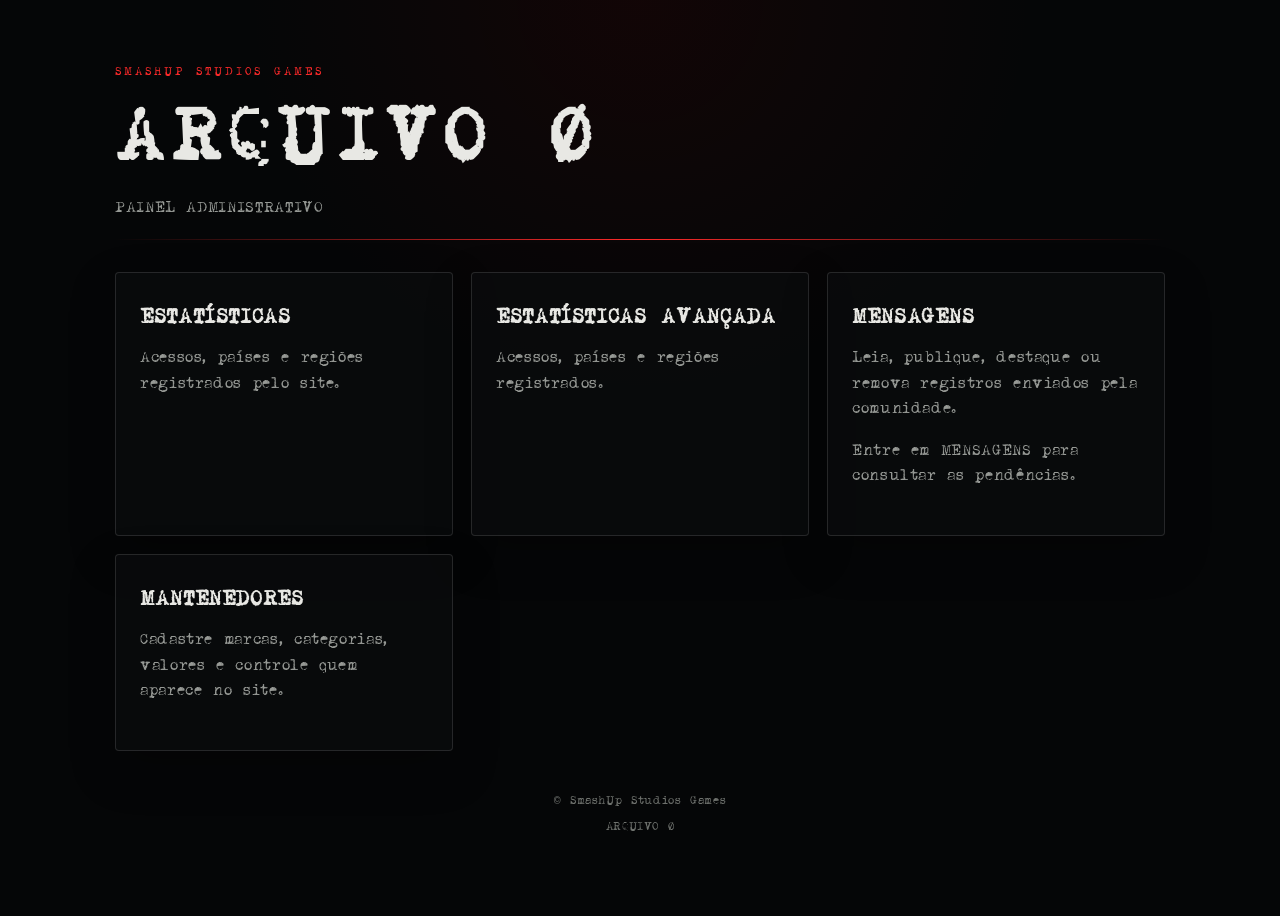
<file: admin/index.html>
<!doctype html>
<html lang="pt-BR">

<head>
    <meta charset="utf-8">
    <meta name="viewport" content="width=device-width,initial-scale=1">
    <title>ARQUIVO Ø | Painel Administrativo</title>
    <link rel="stylesheet" href="admin.css">

    <link rel="icon" type="image/png" href="../assets/favicon2.png">
</head>

<body>
    <main class="wrap">
        <p class="eyebrow">SMASHUP STUDIOS GAMES</p>
        <h1 class="brand">ARQUIVO Ø</h1>
        <p class="muted">PAINEL ADMINISTRATIVO</p>
        <div class="red-line"></div>
        <section class="grid">
            <a class="card" href="estatisticas.html">
                <h2>ESTATÍSTICAS</h2>
                <p>Acessos, países e regiões registrados pelo site.</p>
            </a>
            <a class="card" href="../estatisticas.html">
                <h2>ESTATÍSTICAS AVANÇADA</h2>
                <p>Acessos, países e regiões registrados.</p>
            </a>
            <a class="card" href="mensagens.html">
                <h2>MENSAGENS</h2>
                <p>Leia, publique, destaque ou remova registros enviados pela comunidade.</p>
                <p id="status" class="status"></p>
            </a>
            <a class="card" href="mantenedores.html">
                <h2>MANTENEDORES</h2>
                <p>Cadastre marcas, categorias, valores e controle quem aparece no site.</p>
            </a>
        </section>
        <!-- <div class="actions" style="margin-top:28px"><a class="btn" href="../index.html">VOLTAR AO SITE</a></div> -->
        <!-- <p class="footer">ARQUIVO Ø · ADMINISTRAÇÃO</p> -->

        <footer class="footer">
            <p><span>© <span id="year"></span> SmashUp Studios Games</span></p>
            <p><span>ARQUIVO Ø</span></p>
        </footer>

    </main>
    <script src="admin.js"></script>
    <script src="status_mensagens.js"></script>
</body>

</html>
</file>
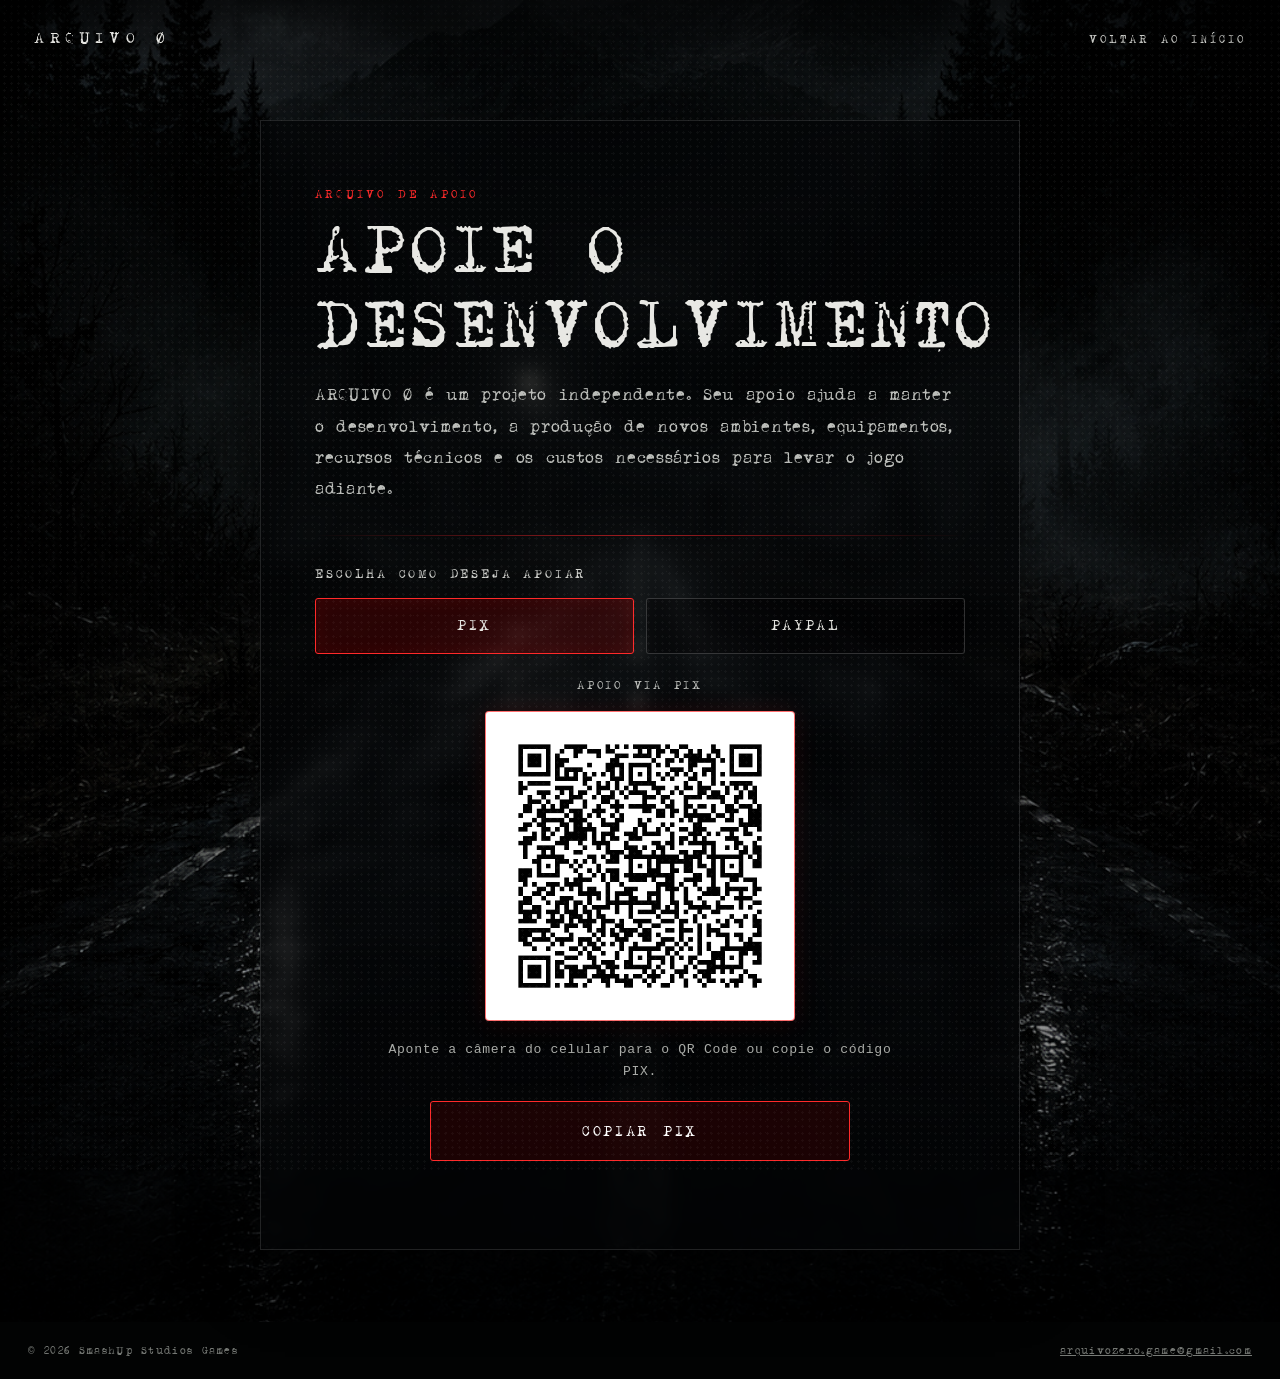
<file: apoiar.html>
<!doctype html>
<html lang="pt-BR">
<head>
  <meta charset="utf-8">
  <meta name="viewport" content="width=device-width,initial-scale=1">
  <meta name="theme-color" content="#050607">
  <title>Apoiar o projeto | ARQUIVO Ø</title>
  <meta name="description" content="Apoie o desenvolvimento independente de ARQUIVO Ø.">
  <link rel="stylesheet" href="style.css">
  <link rel="stylesheet" href="apoio.css">

  <link rel="icon" type="image/png" href="assets/favicon2.png">
</head>

<body class="support-page">
  <div class="shade" aria-hidden="true"></div>
  <div class="scanlines" aria-hidden="true"></div>
  <div class="grain" aria-hidden="true"></div>

  <header class="site-header">
    <a class="brand" href="index.html">ARQUIVO Ø</a>
    <nav class="support-nav" aria-label="Navegação">
      <a href="index.html">VOLTAR AO INÍCIO</a>
    </nav>
  </header>

  <main class="support-main">
    <section class="support-card" aria-labelledby="support-title">
      <p class="section-label">ARQUIVO DE APOIO</p>
      <h1 id="support-title">APOIE O DESENVOLVIMENTO</h1>

      <p class="support-intro">
        ARQUIVO Ø é um projeto independente. Seu apoio ajuda a manter
        o desenvolvimento, a produção de novos ambientes, equipamentos,
        recursos técnicos e os custos necessários para levar o jogo adiante.
      </p>

      <div class="support-divider"></div>

      <div class="payment-methods">
        <p class="payment-method-title">ESCOLHA COMO DESEJA APOIAR</p>
        <div class="payment-tabs" role="tablist">
          <button id="pixTab" class="payment-tab selected" type="button" role="tab" aria-selected="true">PIX</button>
          <button id="paypalTab" class="payment-tab" type="button" role="tab" aria-selected="false">PAYPAL</button>
        </div>
        <section id="pixPanel" class="payment-panel pix-panel" role="tabpanel">
          <p class="pix-title">APOIO VIA PIX</p>
          <div class="pix-qr-frame">
            <img src="assets/nu-qrcode-arquivozero-pix.png" class="pix-qrcode" alt="QR Code PIX para apoiar o desenvolvimento do ARQUIVO Ø">
          </div>
          <p class="pix-instruction">Aponte a câmera do celular para o QR Code ou copie o código PIX.</p>
          <button id="copyPixButton" class="pix-copy-button" type="button">COPIAR PIX</button>
          <p id="pixStatus" class="pix-status" aria-live="polite"></p>
        </section>
        <section id="paypalPanel" class="payment-panel" role="tabpanel" hidden>
      <fieldset class="amount-fieldset">
        <legend>ESCOLHA O VALOR DO APOIO</legend>

        <div class="amount-grid" role="group" aria-label="Valores sugeridos">
          <button type="button" class="amount-button" data-value="5">US$ 5</button>
          <button type="button" class="amount-button" data-value="10">US$ 10</button>
          <button type="button" class="amount-button" data-value="25">US$ 25</button>
          <button type="button" class="amount-button" data-value="50">US$ 50</button>
          <button type="button" class="amount-button" data-value="100">US$ 100</button>
          <button type="button" class="amount-button" data-value="custom">OUTRO</button>
        </div>

        <div class="custom-amount" hidden>
          <label for="customValue">OUTRO VALOR (US$)</label>
          <input
            id="customValue"
            name="customValue"
            type="number"
            min="1"
            step="1"
            inputmode="decimal"
            placeholder="Digite o valor">
        </div>
      </fieldset>

      <div class="support-summary" aria-live="polite">
        <span>SEU APOIO</span>
        <strong id="selectedAmount">Selecione um valor</strong>
      </div>

      <button id="paypalButton" class="paypal-button" type="button" disabled>
        CONTINUAR COM PAYPAL
      </button>

      <p id="paymentStatus" class="payment-status" aria-live="polite"></p>

      <p class="payment-note">
        O pagamento será concluído no ambiente do PayPal.
        O site do ARQUIVO Ø não solicita nem armazena dados de cartão.
      </p>
        </section>
      </div>
    </section>
  </main>

  <footer class="footer">
    <span>© <span id="year"></span> SmashUp Studios Games</span>
    <a href="mailto:arquivozero.game@gmail.com">arquivozero.game@gmail.com</a>
  </footer>

  <script src="apoio.js"></script>
</body>
</html>
</file>
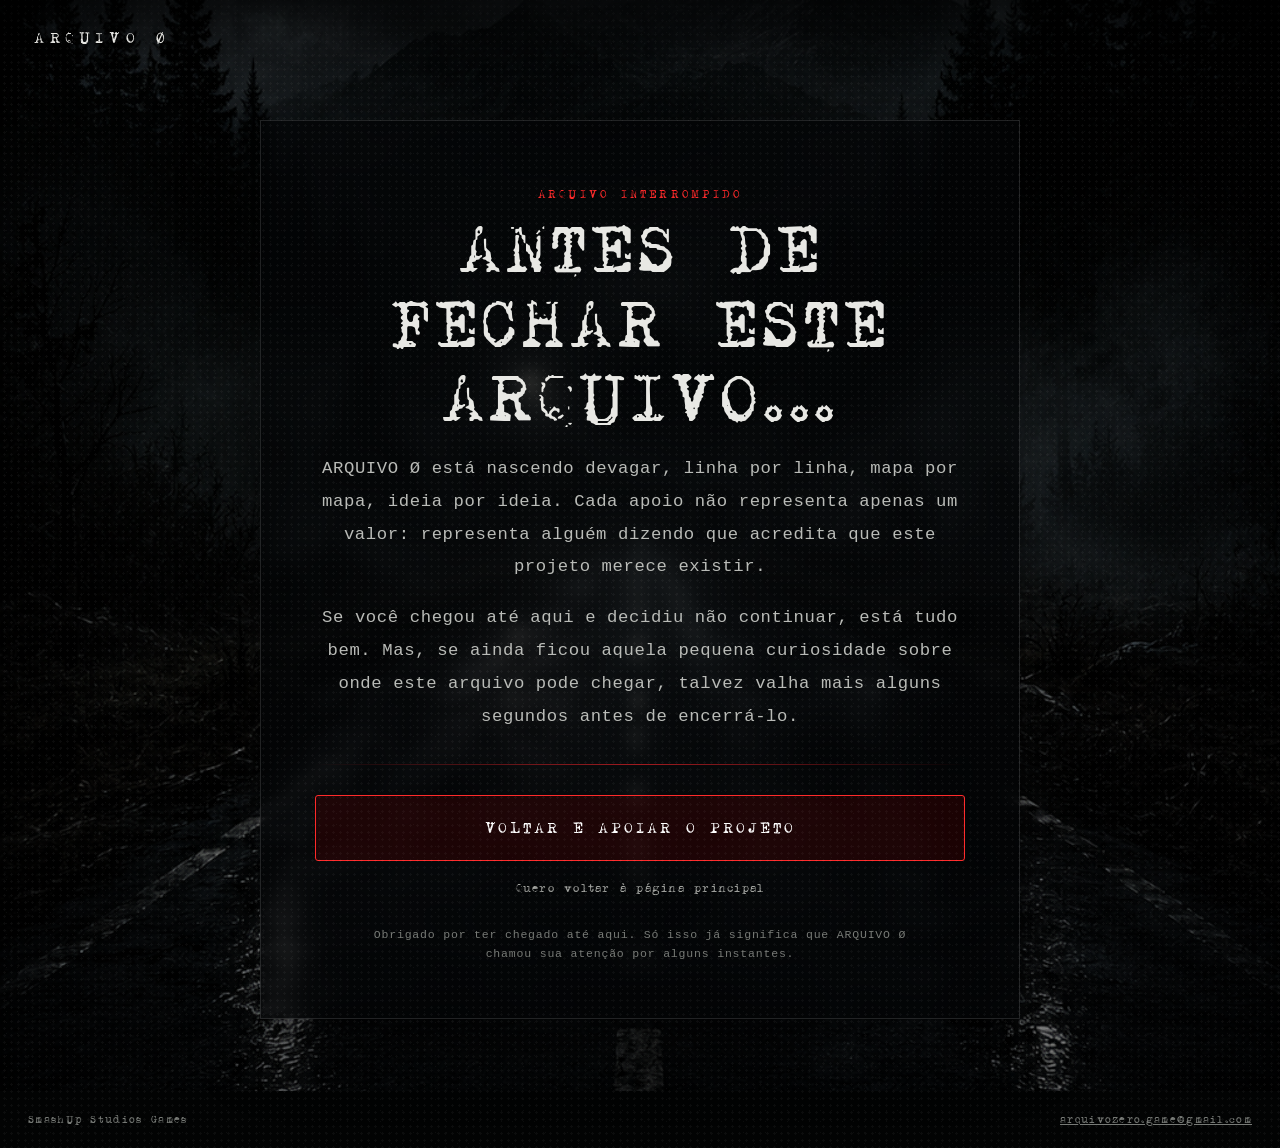
<file: cancelar.html>
<!doctype html>
<html lang="pt-BR">
<head>
  <meta charset="utf-8">
  <meta name="viewport" content="width=device-width,initial-scale=1">
  <meta name="theme-color" content="#050607">
  <title>Antes de fechar o arquivo | ARQUIVO Ø</title>
  <meta name="description" content="Antes de encerrar o apoio ao ARQUIVO Ø, conheça um pouco mais sobre o que seu gesto representa.">
  <link rel="stylesheet" href="style.css">
  <link rel="stylesheet" href="apoio.css">
  
  <link rel="icon" type="image/png" href="assets/favicon2.png">
</head>

<body class="support-page cancel-page">
  <div class="shade" aria-hidden="true"></div>
  <div class="scanlines" aria-hidden="true"></div>
  <div class="grain" aria-hidden="true"></div>

  <header class="site-header">
    <a class="brand" href="index.html">ARQUIVO Ø</a>
  </header>

  <main class="support-main">
    <section class="support-card cancel-card" aria-labelledby="cancel-title">
      <p class="section-label">ARQUIVO INTERROMPIDO</p>
      <h1 id="cancel-title">ANTES DE FECHAR ESTE ARQUIVO...</h1>

      <p class="cancel-message">
        ARQUIVO Ø está nascendo devagar, linha por linha, mapa por mapa,
        ideia por ideia. Cada apoio não representa apenas um valor:
        representa alguém dizendo que acredita que este projeto merece existir.
      </p>

      <p class="cancel-message">
        Se você chegou até aqui e decidiu não continuar, está tudo bem.
        Mas, se ainda ficou aquela pequena curiosidade sobre onde este arquivo
        pode chegar, talvez valha mais alguns segundos antes de encerrá-lo.
      </p>

      <div class="support-divider"></div>

      <a class="paypal-button reconsider-button" href="apoiar.html">
        VOLTAR E APOIAR O PROJETO
      </a>

      <a class="leave-link" href="index.html">
        Quero voltar à página principal
      </a>

      <p class="cancel-footnote">
        Obrigado por ter chegado até aqui. Só isso já significa que ARQUIVO Ø
        chamou sua atenção por alguns instantes.
      </p>
    </section>
  </main>

  <footer class="footer">
    <span>SmashUp Studios Games</span>
    <a href="mailto:arquivozero.game@gmail.com">arquivozero.game@gmail.com</a>
  </footer>
</body>
</html>
</file>
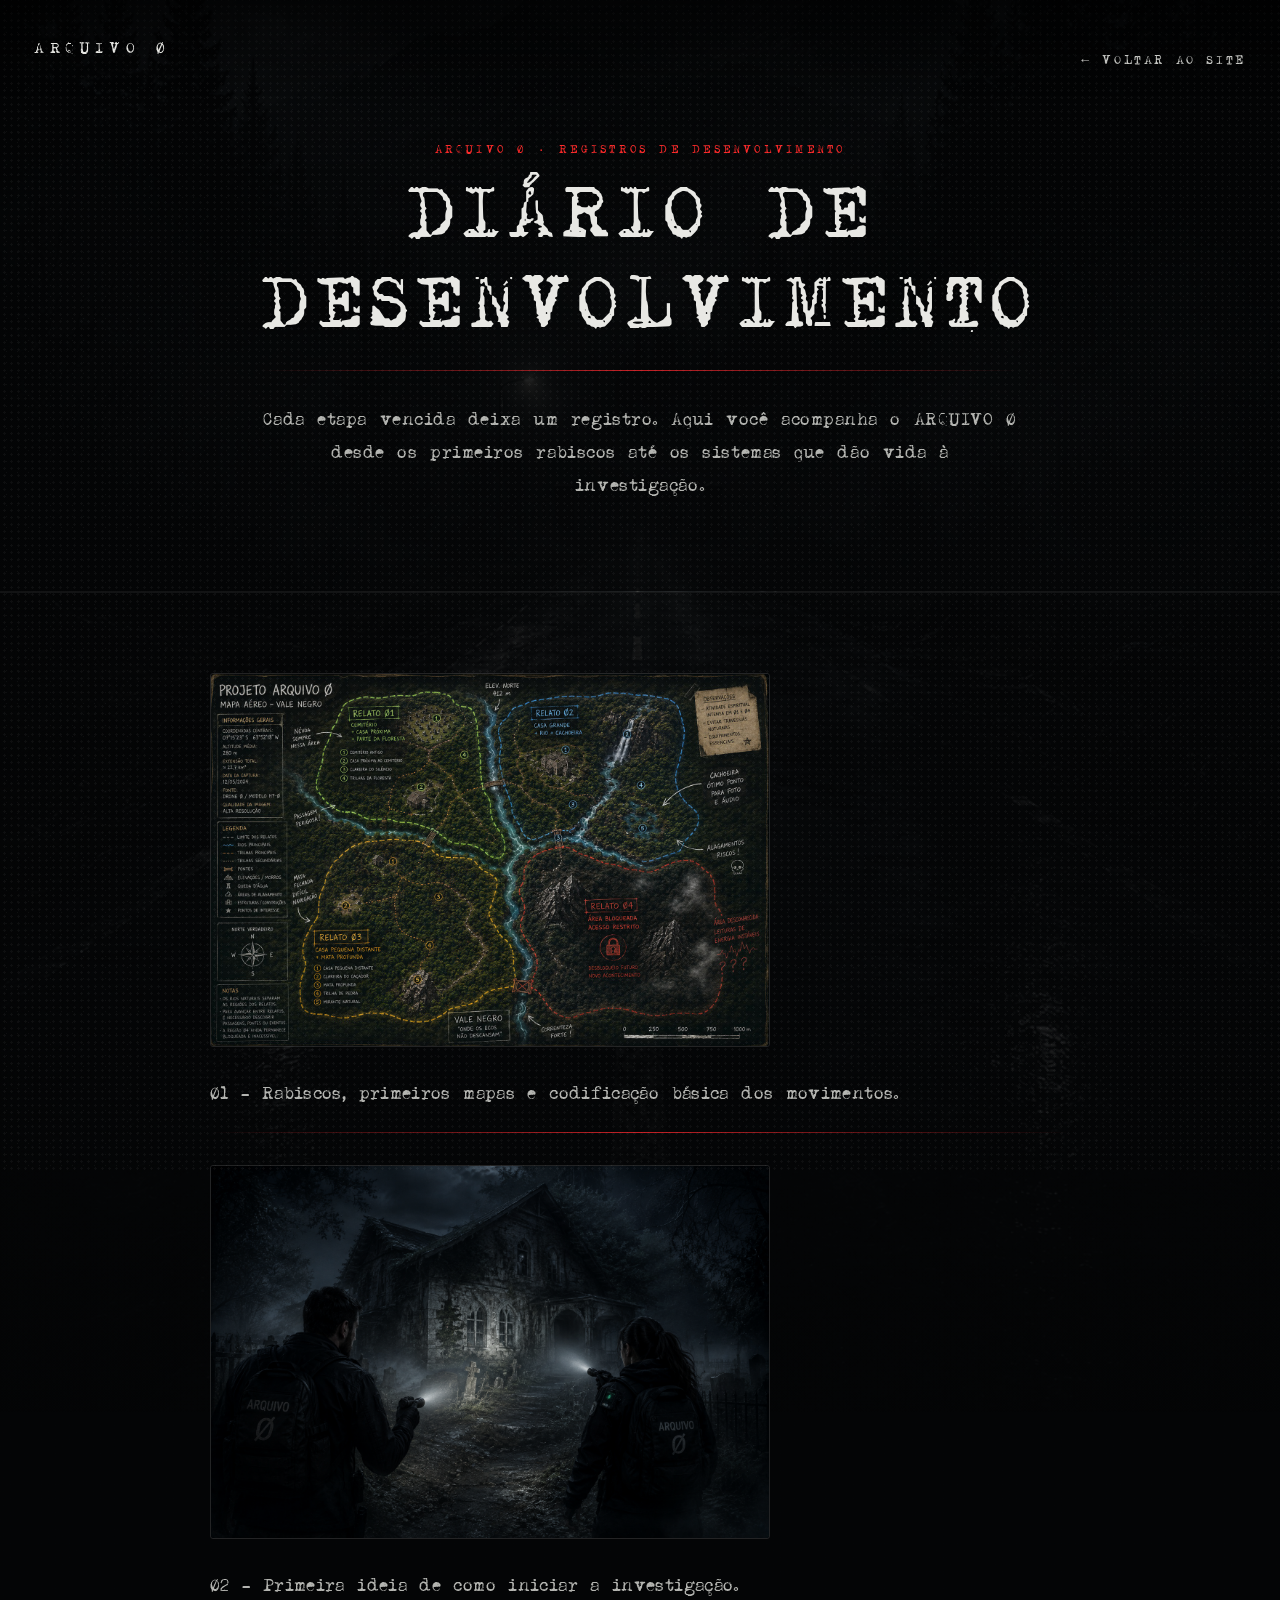
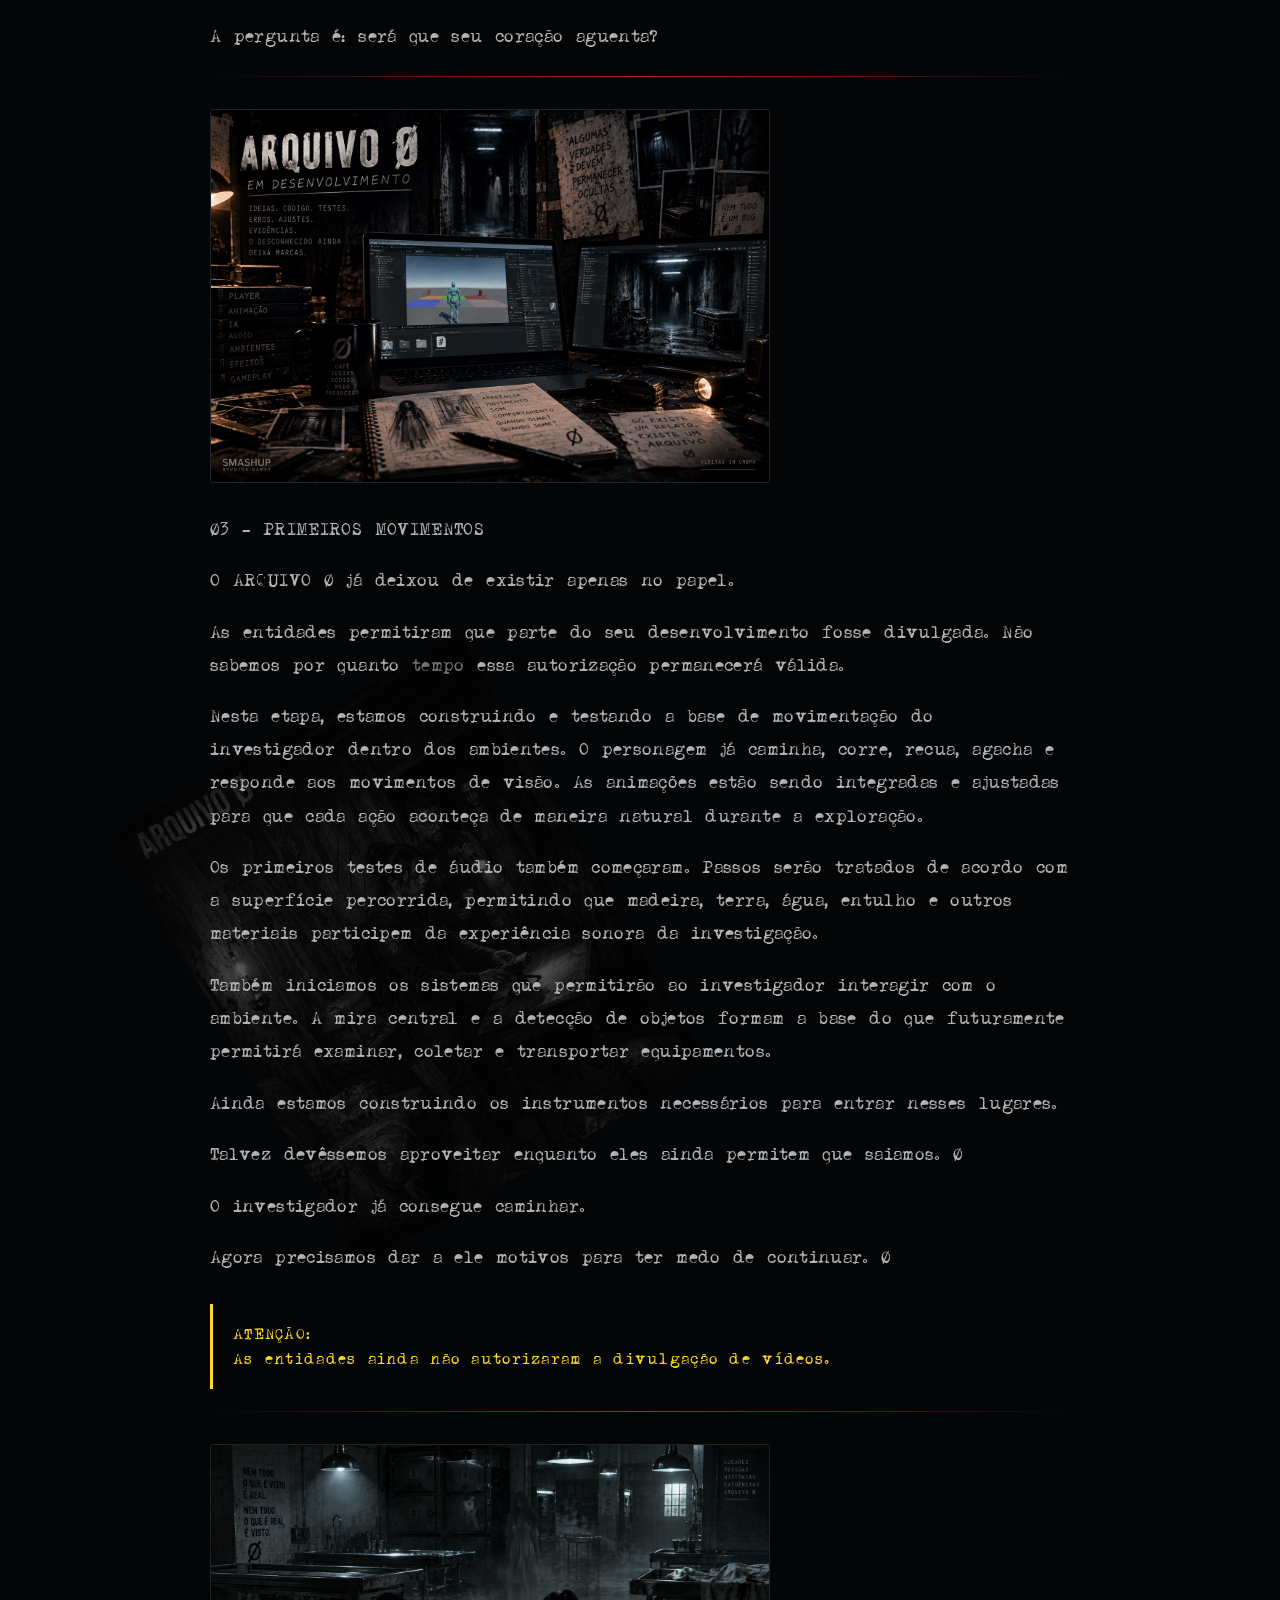
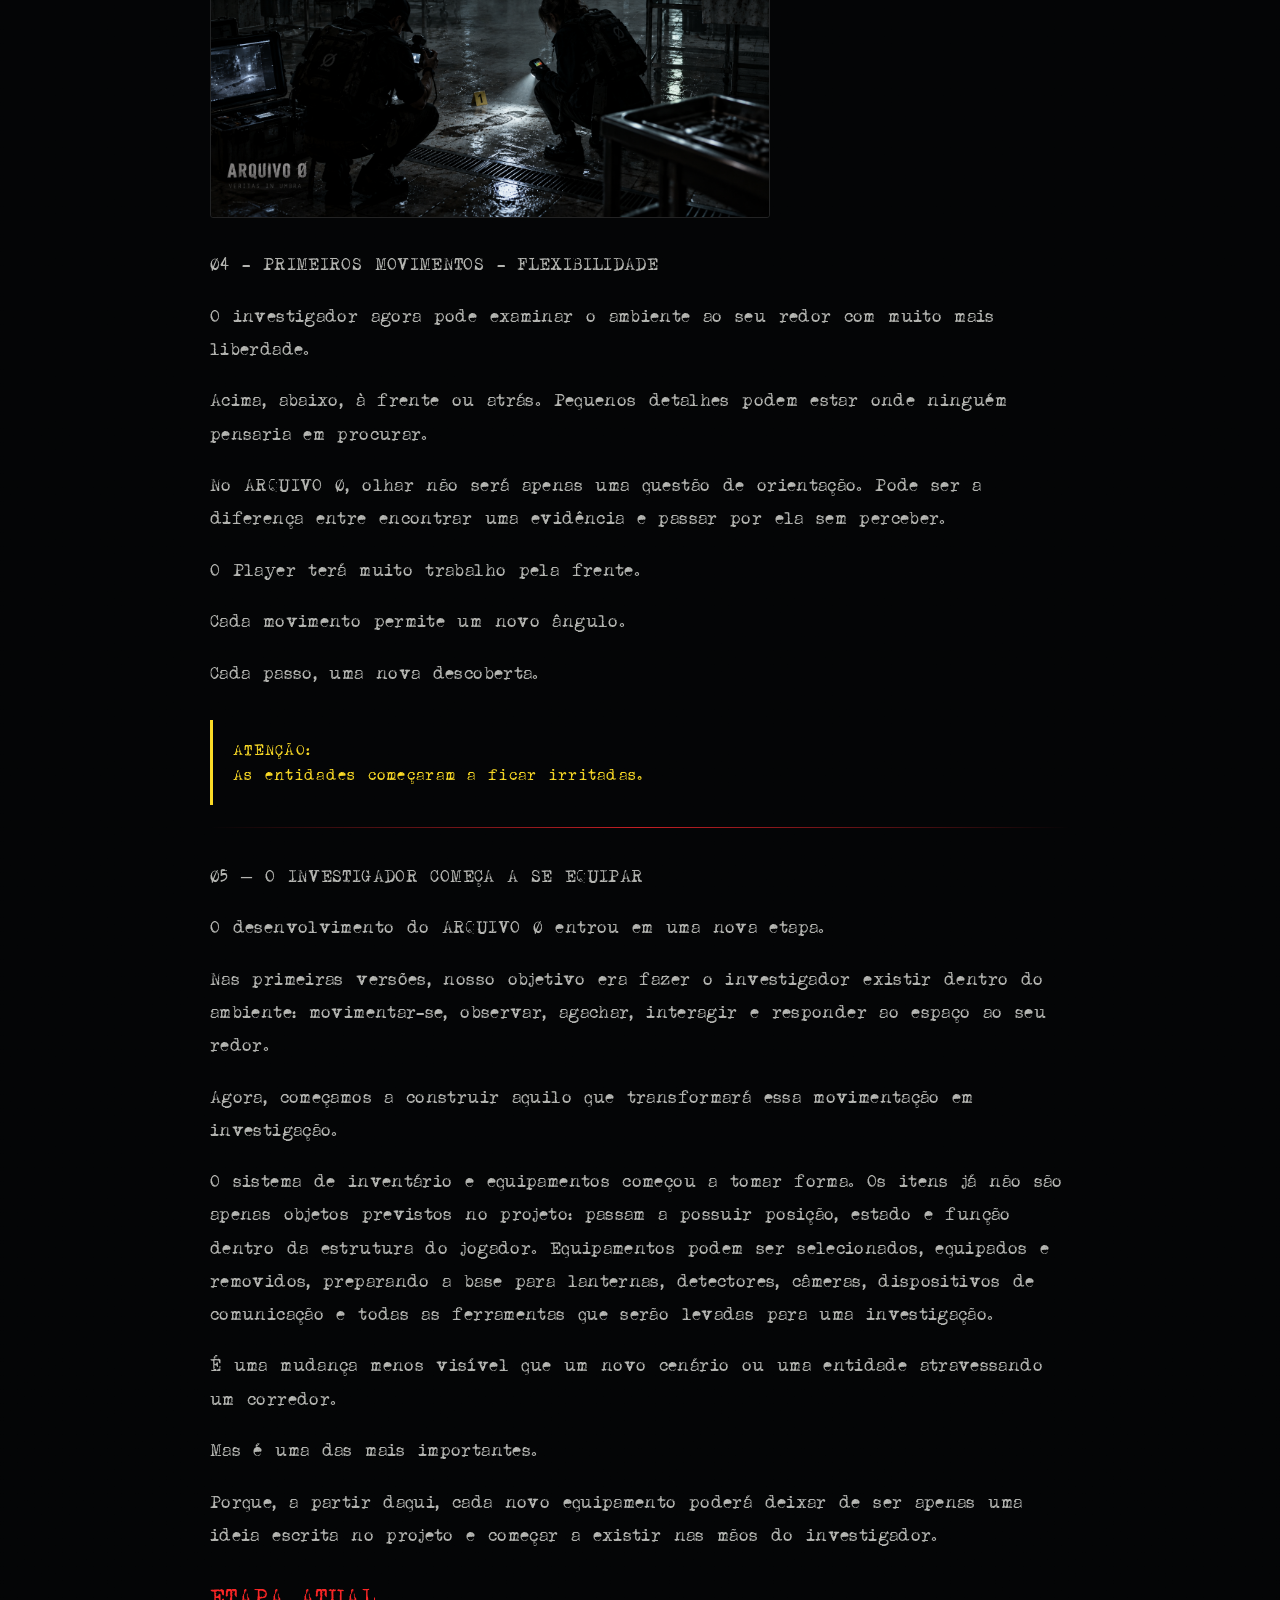
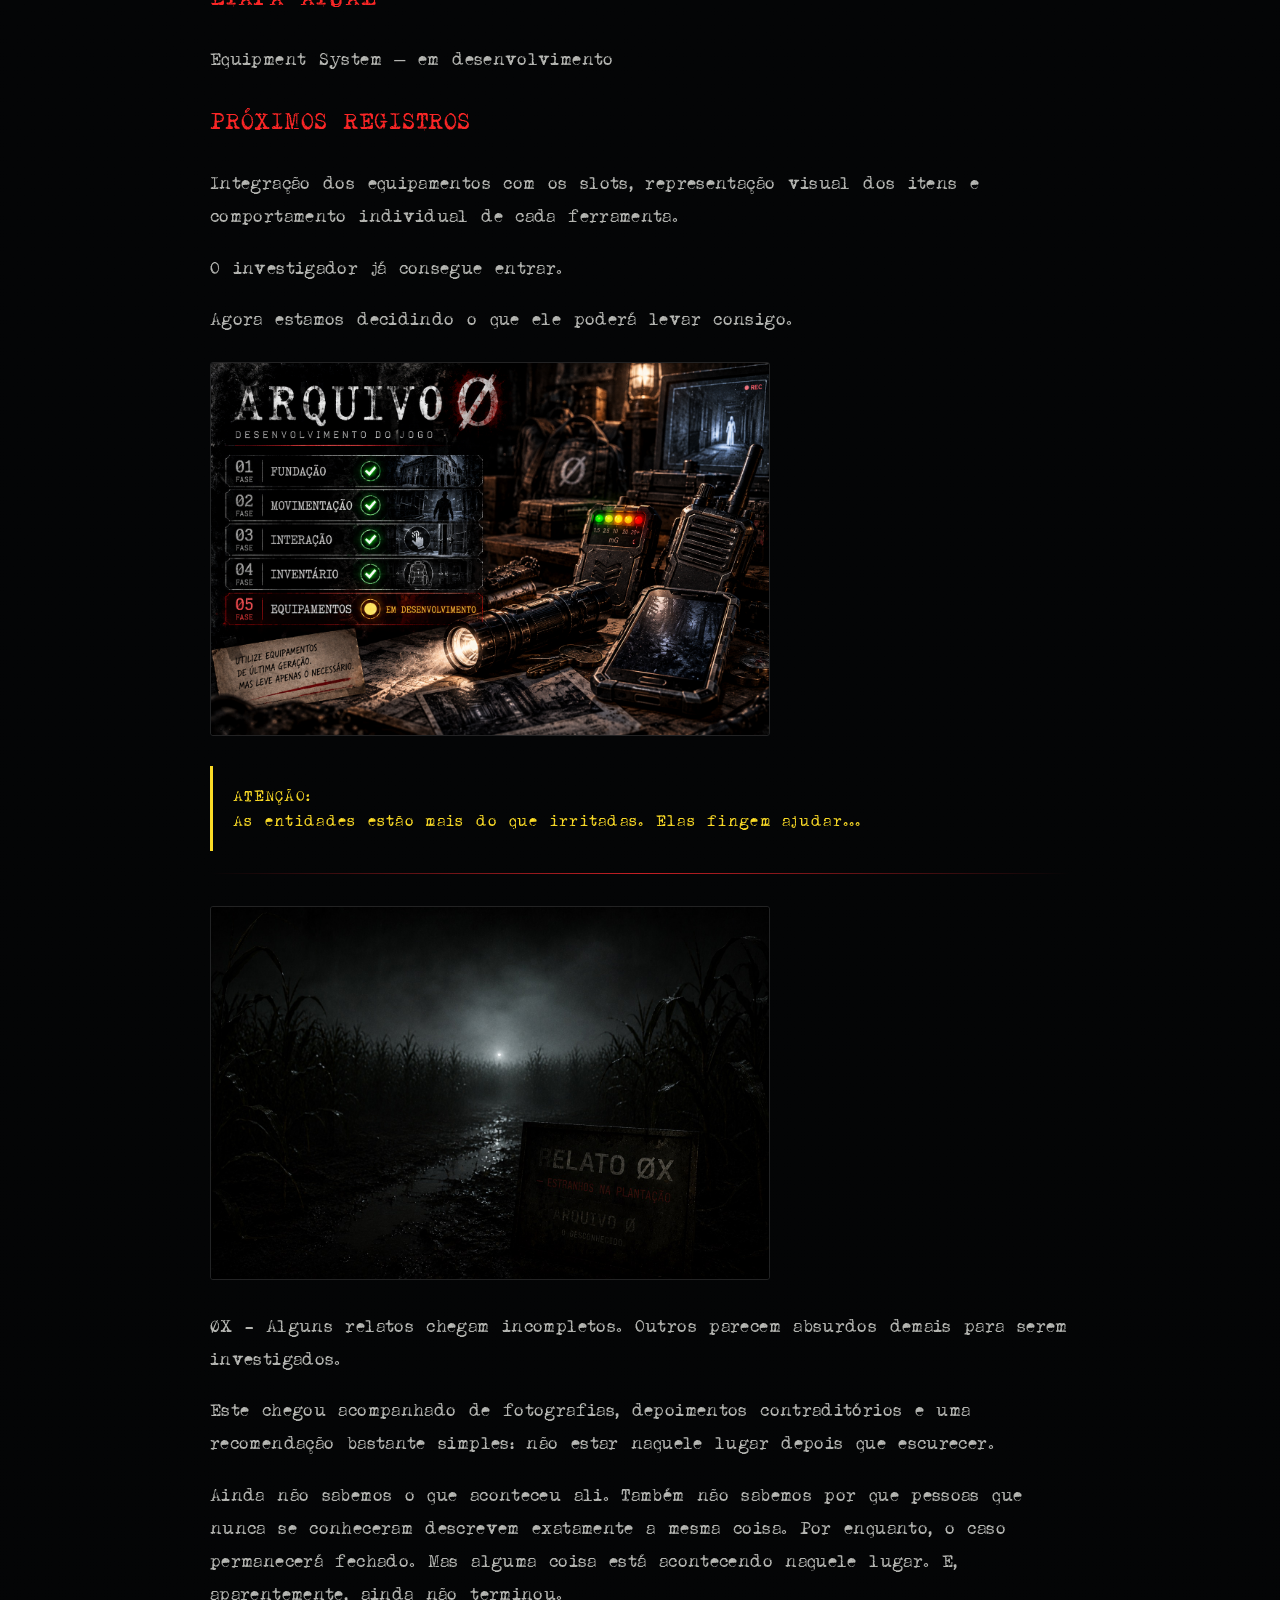
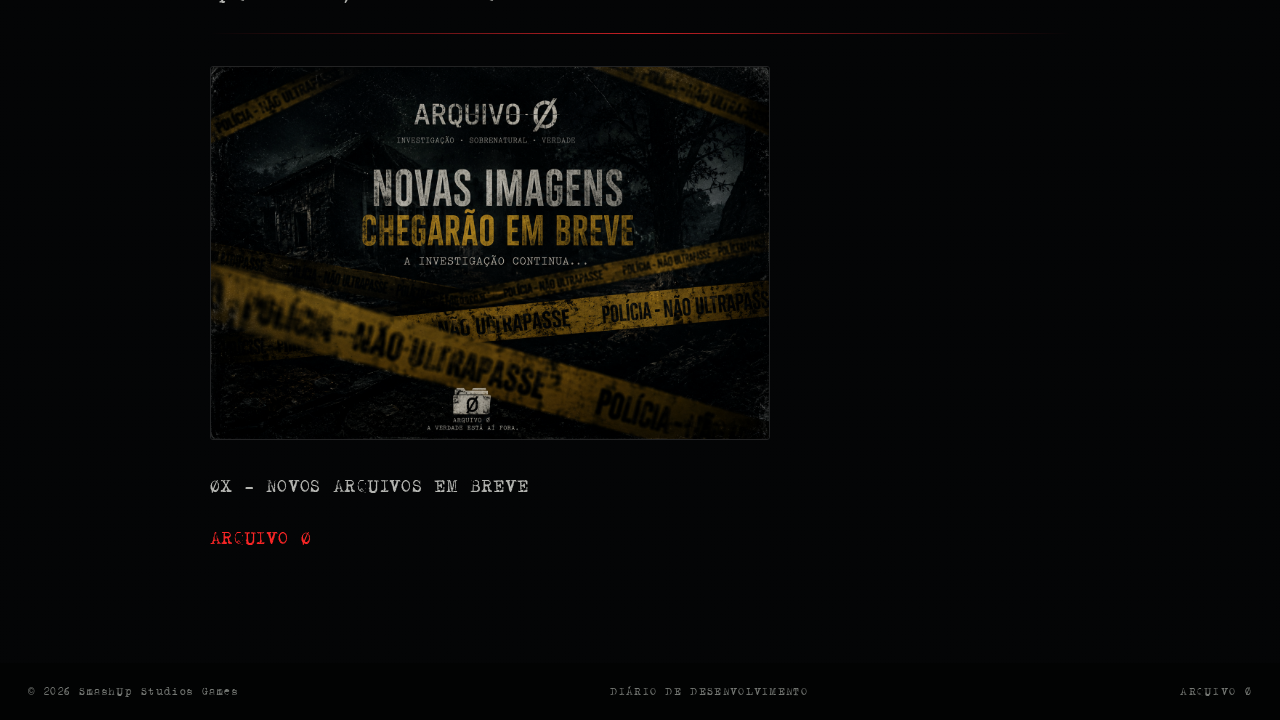
<file: diario.html>
<!doctype html>
<html lang="pt-BR">

<head>
  <meta charset="utf-8">
  <meta name="viewport" content="width=device-width,initial-scale=1">
  <meta name="theme-color" content="#050607">
  <title>Diário de Desenvolvimento | ARQUIVO Ø</title>
  <meta name="description" content="Acompanhe as etapas vencidas e a evolução do desenvolvimento de ARQUIVO Ø.">
  <link rel="stylesheet" href="style.css">
  <link rel="icon" type="image/png" href="assets/favicon2.png">
  <style>
    .diary-page-header {
      min-height: 42vh;
      display: grid;
      place-items: center;
      padding: 130px 24px 70px;
      text-align: center;
      background: linear-gradient(rgba(4, 5, 6, .72), rgba(4, 5, 6, .94));
      border-bottom: 1px solid rgba(255, 255, 255, .06)
    }

    .diary-page-header .panel-inner {
      text-align: center
    }

    .diary-page-header h1 {
      margin: .5rem 0 1rem;
      font-family: "DK P.I.", "Courier New", monospace;
      font-size: clamp(2.7rem, 6vw, 5.5rem);
      letter-spacing: .08em
    }

    .diary-page-header p:not(.section-label) {
      color: #b4b5b1;
      line-height: 1.8;
      letter-spacing: .03em
    }

    .diary-back {
      display: inline-block;
      margin-top: 24px;
      color: #c8c9c5;
      text-decoration: none;
      font-size: .82rem;
      letter-spacing: .20em
    }

    .diary-back:hover {
      color: var(--red2)
    }

    .diary-records {
      padding-top: 55px
    }

    .diary-records .panel-inner {
      width: min(860px, 92vw)
    }

    @media(max-width:760px) {
      .diary-page-header {
        padding-top: 105px
      }
    }
  </style>
</head>

<body>
  <div class="background" aria-hidden="true"></div>
  <div class="shade" aria-hidden="true"></div>
  <div class="scanlines" aria-hidden="true"></div>
  <div class="grain" aria-hidden="true"></div>

  <header class="site-header">
    <a class="brand" href="index.html">ARQUIVO Ø</a>
    <a class="diary-back" href="index.html">← VOLTAR AO SITE</a>
  </header>

  <main>
    <section class="diary-page-header">
      <div class="panel-inner">
        <p class="section-label">ARQUIVO Ø · REGISTROS DE DESENVOLVIMENTO</p>
        <h1>DIÁRIO DE DESENVOLVIMENTO</h1>
        <div class="red-line" aria-hidden="true"></div>
        <p>Cada etapa vencida deixa um registro. Aqui você acompanha o ARQUIVO Ø desde os primeiros rabiscos até os
          sistemas que dão vida à investigação.</p>
      </div>
    </section>
    <section class="panel diary-records">
      <div class="panel-inner">



        <!-- ------------------------------------------------------------------- -->
        <!-- SEÇÃO Ø3.Ø1 -->
        <img src="assets/diario/rabisco-mapa.jpg" alt="Primeiros mapas e rabiscos do ARQUIVO Ø" class="diario-img">
        <p>
          Ø1 - Rabiscos, primeiros mapas e codificação básica dos movimentos.
        </p>
        <!-- <p style="color: rgb(250, 38, 38);">ARQUIVO Ø</p> -->
        <div class="red-line" aria-hidden="true"></div>


        <!-- ------------------------------------------------------------------- -->
        <!-- SEÇÃO Ø3.Ø2 -->
        <img src="assets/diario/investigacao01.jpg" alt="Primeira ideia do ARQUIVO Ø" class="diario-img">

        <p>
          Ø2 - Primeira ideia de como iniciar a investigação.
        </p>

        <p>
          A pergunta é: será que seu coração aguenta?
        </p>

        <!-- <p style="color: rgb(250, 38, 38);">ARQUIVO Ø</p> -->
        <div class="red-line" aria-hidden="true"></div>


        <!-- ------------------------------------------------------------------- -->
        <!-- SEÇÃO Ø3.Ø3 -->
        <img src="assets/diario/investigacao03b.jpg" alt="RELATO Ø3 — PRIMEIROS MOVIMENTOS" class="diario-img">

        <p>
          Ø3 - PRIMEIROS MOVIMENTOS
        </p>

        <p>
          O ARQUIVO Ø já deixou de existir apenas no papel.
        </p>

        <p>
          As entidades permitiram que parte do seu desenvolvimento fosse divulgada.
          Não sabemos por quanto tempo essa autorização permanecerá válida.
        </p>

        <!-- CONTEÚDO COM IMAGEM AO FUNDO -->
        <div class="diario-conteudo">

          <!-- IMAGEM DE FUNDO INCLINADA -->
          <img src="assets/diario/investigacao03c.jpg" alt="RELATO Ø3 — Desenvolvimento" class="imagem-inclinada">

          <!-- TEXTO ACIMA DA IMAGEM -->
          <div class="diario-texto">

            <p>
              Nesta etapa, estamos construindo e testando a base de movimentação
              do investigador dentro dos ambientes. O personagem já caminha,
              corre, recua, agacha e responde aos movimentos de visão.
              As animações estão sendo integradas e ajustadas para que cada ação
              aconteça de maneira natural durante a exploração.
            </p>

            <p>
              Os primeiros testes de áudio também começaram. Passos serão tratados
              de acordo com a superfície percorrida, permitindo que madeira, terra,
              água, entulho e outros materiais participem da experiência sonora
              da investigação.
            </p>

            <p>
              Também iniciamos os sistemas que permitirão ao investigador interagir
              com o ambiente. A mira central e a detecção de objetos formam a base
              do que futuramente permitirá examinar, coletar e transportar
              equipamentos.
            </p>

            <p>
              Ainda estamos construindo os instrumentos necessários para entrar
              nesses lugares.
            </p>

            <p>
              Talvez devêssemos aproveitar enquanto eles ainda permitem que saiamos. Ø
            </p>

            <p>
              O investigador já consegue caminhar.
            </p>

            <p>
              Agora precisamos dar a ele motivos para ter medo de continuar. Ø
            </p>

          </div>

        </div>

        <!-- AVISO DAS ENTIDADES -->
        <div class="aviso-entidades">
          <p><strong>ATENÇÃO:</strong></p>
          <p>As entidades ainda não autorizaram a divulgação de vídeos.</p>
        </div>

        <div class="red-line" aria-hidden="true"></div>


        <!-- ------------------------------------------------------------------- -->
        <!-- SEÇÃO Ø3.Ø4 -->
        <img src="assets/diario/investigacao03e.jpg" alt="RELATO Ø4 — PRIMEIROS MOVIMENTOS - FLEXIBILIDADE"
          class="diario-img">

        <p>
          Ø4 - PRIMEIROS MOVIMENTOS - FLEXIBILIDADE
        </p>

        <!-- CONTEÚDO COM IMAGEM AO FUNDO -->
        <div class="diario-conteudo">

          <!-- IMAGEM DE FUNDO INCLINADA -->
          <!-- <img
          src="assets/diario/investigacao03c.jpg"
          alt="RELATO Ø3 — Desenvolvimento"
          class="imagem-inclinada"
        > -->

          <!-- TEXTO ACIMA DA IMAGEM -->
          <div class="diario-texto">

            <p>
              O investigador agora pode examinar o ambiente ao seu redor com muito mais liberdade.
            </p>

            <p>
              Acima, abaixo, à frente ou atrás. Pequenos detalhes podem estar onde ninguém pensaria em procurar.
            </p>

            <p>
              No ARQUIVO Ø, olhar não será apenas uma questão de orientação. Pode ser a diferença entre encontrar uma
              evidência e passar por ela sem perceber.
            </p>

            <p>
              O Player terá muito trabalho pela frente.
            </p>

            <p>
              Cada movimento permite um novo ângulo.
            </p>

            <p>
              Cada passo, uma nova descoberta.
            </p>

          </div>

        </div>


        <!-- AVISO DAS ENTIDADES -->
        <div class="aviso-entidades">
          <p><strong>ATENÇÃO:</strong></p>
          <p>As entidades começaram a ficar irritadas.</p>
        </div>

        <div class="red-line" aria-hidden="true"></div>


        <!-- Ø5 — O INVESTIGADOR COMEÇA A SE EQUIPAR -->
        <p>
          Ø5 — O INVESTIGADOR COMEÇA A SE EQUIPAR
        </p>

        <!-- CONTEÚDO COM IMAGEM AO FUNDO -->
        <div class="diario-conteudo">

          <!-- IMAGEM DE FUNDO INCLINADA -->
          <!-- <img
          src="assets/diario/investigacao03c.jpg"
          alt="RELATO Ø3 — Desenvolvimento"
          class="imagem-inclinada"
        > -->

          <!-- TEXTO ACIMA DA IMAGEM -->
          <div class="diario-texto">

            <P>O desenvolvimento do ARQUIVO Ø entrou em uma nova etapa.</P>
            <P>Nas primeiras versões, nosso objetivo era fazer o investigador existir dentro do ambiente: movimentar-se, observar, agachar, interagir e responder ao espaço ao seu redor.</P>
            <P>Agora, começamos a construir aquilo que transformará essa movimentação em investigação.</P>
            <P>O sistema de inventário e equipamentos começou a tomar forma. Os itens já não são apenas objetos previstos no projeto: passam a possuir posição, estado e função dentro da estrutura do jogador. Equipamentos podem ser selecionados, equipados e removidos, preparando a base para lanternas, detectores, câmeras, dispositivos de comunicação e todas as ferramentas que serão levadas para uma investigação.</P>
            <P>É uma mudança menos visível que um novo cenário ou uma entidade atravessando um corredor.</P>
            <P>Mas é uma das mais importantes.</P>
            <P>Porque, a partir daqui, cada novo equipamento poderá deixar de ser apenas uma ideia escrita no projeto e começar a existir nas mãos do investigador.</P>
            
            <p style="font-size: 1.5rem; color: rgb(250, 38, 38);">
                <strong>ETAPA ATUAL</strong>
            </p>
           
            <P>Equipment System — em desenvolvimento</P>

            <p style="font-size: 1.5rem; color: rgb(250, 38, 38);">
                <strong>PRÓXIMOS REGISTROS</strong>
            </p>

            <P>Integração dos equipamentos com os slots, representação visual dos itens e comportamento individual de cada ferramenta.</P>
            <P>O investigador já consegue entrar.</P>
            <P>Agora estamos decidindo o que ele poderá levar consigo.</P>
            <!-- IMAGEM DE FUNDO INCLINADA -->
            <img src="assets/diario/arquivozero-etapa05.png" 
            alt="RELATO Ø5 — Desenvolvimento" class="diario-img">

          </div>

        </div>


        <!-- AVISO DAS ENTIDADES -->
        <div class="aviso-entidades">
          <p><strong>ATENÇÃO:</strong></p>
          <p>As entidades estão mais do que irritadas. Elas fingem ajudar...</p>
        </div>

        <div class="red-line" aria-hidden="true"></div>


        <!-- ------------------------------------------------------------------- -->
        <!-- SEÇÃO Ø3.ØX -->
        <img src="assets/diario/relato-arquivo-zerox2.jpg" alt="RELATO ØX — ESTRANHOS NA PLANTAÇÃO" class="diario-img">
        <p>
          ØX - Alguns relatos chegam incompletos. Outros parecem absurdos demais para serem investigados.
        </p>
        <p>
          Este chegou acompanhado de fotografias, depoimentos contraditórios e uma recomendação bastante simples: não
          estar naquele lugar depois que escurecer.
        </p>
        <p>
          Ainda não sabemos o que aconteceu ali. Também não sabemos por que pessoas que nunca se conheceram descrevem
          exatamente a mesma coisa. Por enquanto, o caso permanecerá fechado. Mas alguma coisa está acontecendo naquele
          lugar. E, aparentemente, ainda não terminou.
        </p>
        <!-- <p style="color: rgb(250, 38, 38);">ARQUIVO Ø</p> -->
        <div class="red-line" aria-hidden="true"></div>

        <!-- SEÇÃO -->
        <img src="assets/diario/em-breve.jpg" alt="ARQUIVO Ø" class="diario-img">
        <p>
          ØX - NOVOS ARQUIVOS EM BREVE
        </p>
        <p style="color: rgb(250, 38, 38);">ARQUIVO Ø</p>

      </div>
    </section>
  </main>

  <footer class="footer">
    <span>© 2026 SmashUp Studios Games</span>
    <span>DIÁRIO DE DESENVOLVIMENTO</span>
    <span>ARQUIVO Ø</span>
  </footer>
</body>

</html>
</file>
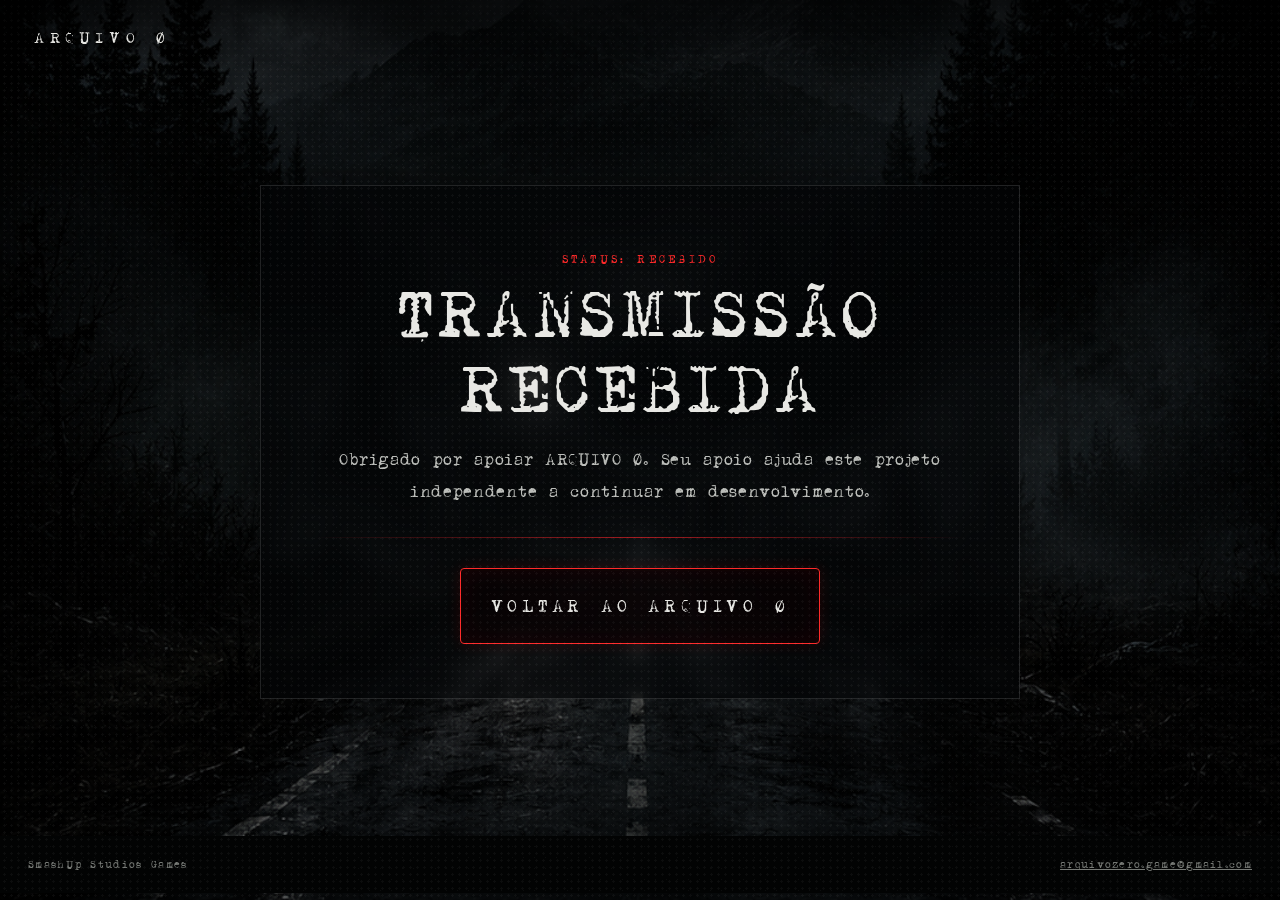
<file: obrigado.html>
<!doctype html>
<html lang="pt-BR">
<head>
  <meta charset="utf-8">
  <meta name="viewport" content="width=device-width,initial-scale=1">
  <meta name="theme-color" content="#050607">
  <title>Transmissão recebida | ARQUIVO Ø</title>
  <link rel="stylesheet" href="style.css">
  <link rel="stylesheet" href="apoio.css">
</head>

<body class="support-page">
  <div class="shade" aria-hidden="true"></div>
  <div class="scanlines" aria-hidden="true"></div>
  <div class="grain" aria-hidden="true"></div>

  <header class="site-header">
    <a class="brand" href="index.html">ARQUIVO Ø</a>
  </header>

  <main class="support-main">
    <section class="support-card thanks-card">
      <p class="section-label">STATUS: RECEBIDO</p>
      <h1>TRANSMISSÃO RECEBIDA</h1>

      <p class="support-intro">
        Obrigado por apoiar ARQUIVO Ø.
        Seu apoio ajuda este projeto independente a continuar em desenvolvimento.
      </p>

      <div class="support-divider"></div>

      <a class="support" href="index.html">
        VOLTAR AO ARQUIVO Ø
      </a>
    </section>
  </main>

  <footer class="footer">
    <span>SmashUp Studios Games</span>
    <a href="mailto:arquivozero.game@gmail.com">arquivozero.game@gmail.com</a>
  </footer>
</body>
</html>
</file>
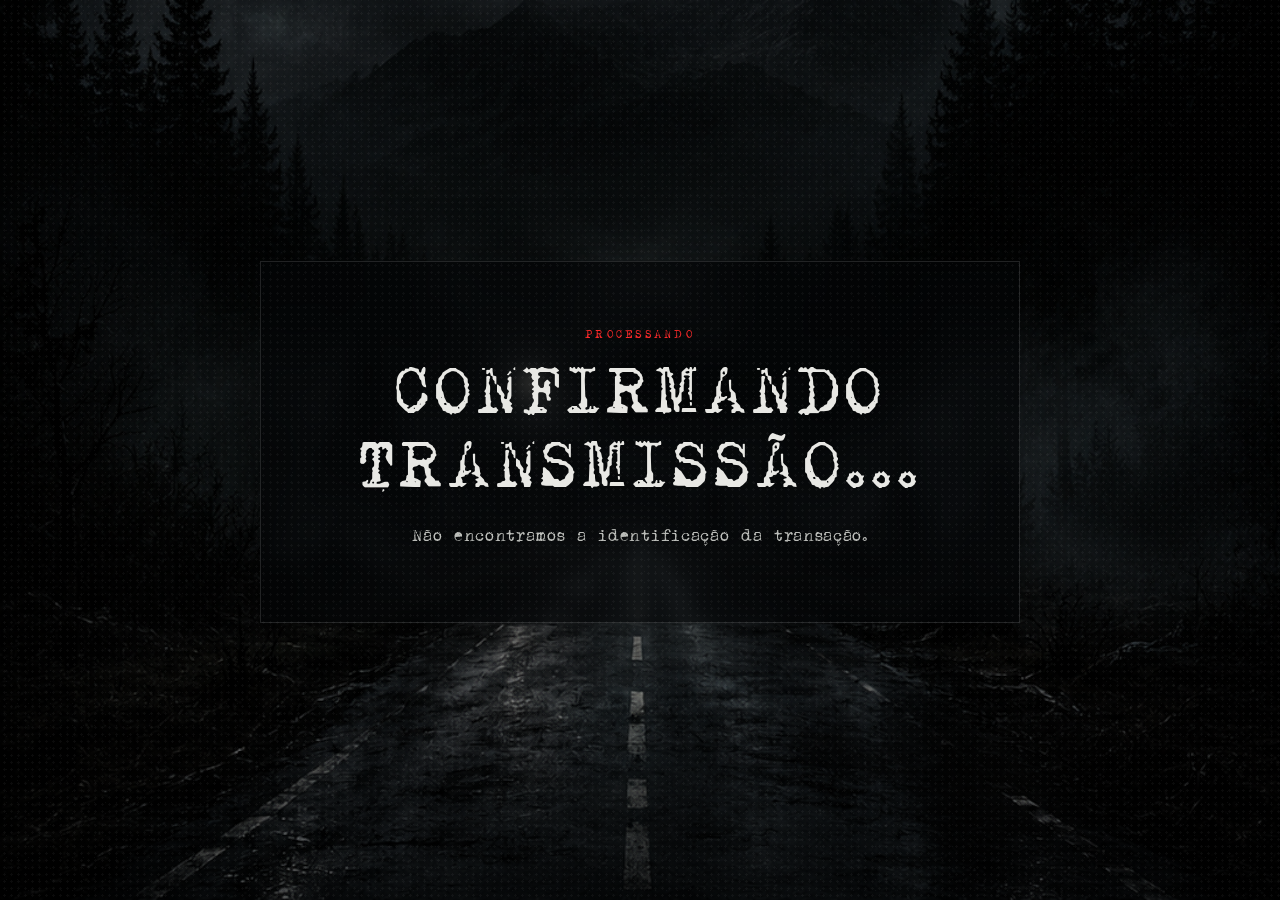
<file: paypal-retorno.html>
<!doctype html>
<html lang="pt-BR">
<head>
  <meta charset="utf-8">
  <meta name="viewport" content="width=device-width,initial-scale=1">
  <title>Confirmando transmissão | ARQUIVO Ø</title>
  <link rel="stylesheet" href="style.css">
  <link rel="stylesheet" href="apoio.css">
</head>
<body class="support-page">
  <div class="shade" aria-hidden="true"></div>
  <div class="scanlines" aria-hidden="true"></div>
  <div class="grain" aria-hidden="true"></div>
  <main class="support-main">
    <section class="support-card thanks-card">
      <p class="section-label">PROCESSANDO</p>
      <h1>CONFIRMANDO TRANSMISSÃO...</h1>
      <p id="status" class="support-intro">Aguarde enquanto confirmamos o apoio com o PayPal.</p>
    </section>
  </main>
  <script src="paypal-retorno.js"></script>
</body>
</html>
</file>
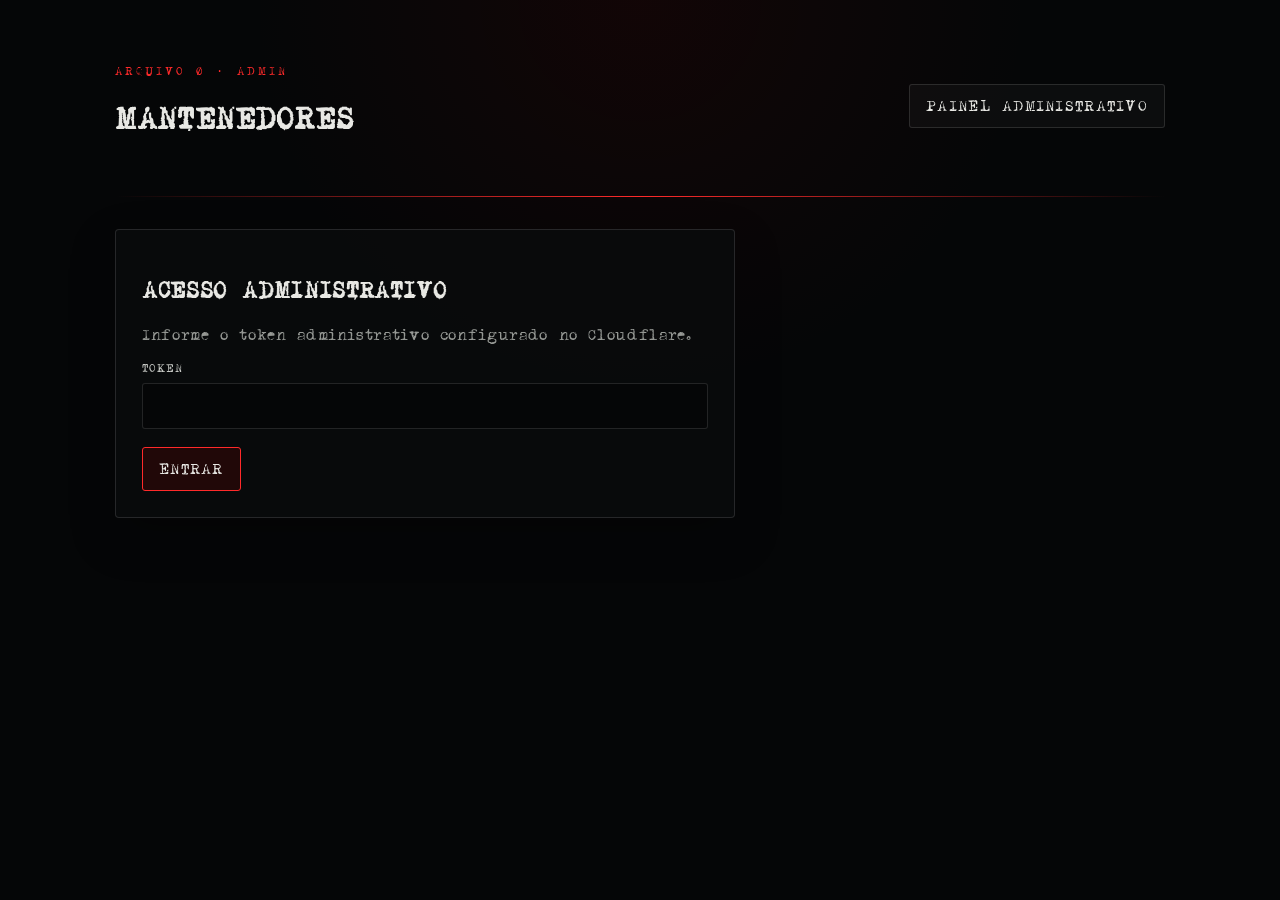
<file: admin/mantenedores.html>
<!doctype html>
<html lang="pt-BR">

<head>
    <meta charset="utf-8">
    <meta name="viewport" content="width=device-width,initial-scale=1">
    <title>ARQUIVO Ø | Mantenedores</title>
    <link rel="stylesheet" href="admin.css">

    <link rel="icon" type="image/png" href="../assets/favicon2.png">
</head>

<body>
    <main class="wrap">
        <div class="top">
            <div>
                <p class="eyebrow">ARQUIVO Ø · ADMIN</p>
                <h1>MANTENEDORES</h1>
            </div><a class="btn" href="index.html">PAINEL ADMINISTRATIVO</a>
        </div>
        <div class="red-line"></div>
        <section id="authGate" class="panel auth">
            <h2>ACESSO ADMINISTRATIVO</h2>
            <p class="muted">Informe o token administrativo configurado no Cloudflare.</p>
            <form id="authForm">
                <div class="field"><label>TOKEN</label><input id="adminToken" type="password" required></div><button
                    class="btn primary">ENTRAR</button>
            </form>
        </section>
        <section id="adminApp" class="hidden">
            <div class="actions"><button id="logoutBtn" class="btn">SAIR</button></div>
            <section class="panel">
                <h2 id="formTitle">NOVO MANTENEDOR</h2>
                <form id="form"><input id="id" type="hidden">
                    <div class="field"><label>IMAGEM / LOGO</label><input id="imagem" type="file"
                            accept="image/png,image/jpeg,image/webp,image/svg+xml">
                        <p class="small muted">PNG, JPG, WEBP ou SVG. Máximo recomendado: 1,5 MB.</p><img id="preview"
                            class="logo-preview hidden" alt="Prévia da marca">
                    </div>
                    <div class="row">
                        <div class="field"><label>NOME</label><input id="nome" maxlength="120" required></div>
                        <div class="field"><label>VALOR</label><input id="valor" type="number" min="0" step="0.01"
                                required></div>
                    </div>
                    <div class="row">
                        <div class="field"><label>CATEGORIA</label><select id="categoria" required>
                                <option value="platinum">PLATINUM</option>
                                <option value="gold">GOLD</option>
                                <option value="silver">SILVER</option>
                            </select></div>
                        <div class="field"><label>STATUS</label><label class="check"><input id="active" type="checkbox"
                                    checked> ATIVO</label></div>
                    </div>
                    <div class="field"><label>MENSAGEM</label><textarea id="mensagem" maxlength="1000"
                            placeholder="Mensagem institucional, agradecimento ou informação para uso futuro."></textarea>
                    </div>
                    <div class="actions"><button class="btn primary" type="submit">SALVAR</button><button id="cancelar"
                            class="btn" type="button">LIMPAR</button></div>
                    <p id="formStatus" class="status"></p>
                </form>
            </section>
            <section class="panel">
                <h2>CADASTRADOS</h2>
                <div class="table-wrap">
                    <table class="table">
                        <thead>
                            <tr>
                                <th>MARCA</th>
                                <th>NOME</th>
                                <th>CATEGORIA</th>
                                <th>VALOR</th>
                                <th>ATIVO</th>
                                <th>AÇÕES</th>
                            </tr>
                        </thead>
                        <tbody id="tbody"></tbody>
                    </table>
                </div>
            </section>
        </section>
    </main>
    <script src="admin.js"></script>
    <script>
        let imagemAtual = ''; function esc(v) { return String(v ?? '').replace(/[&<>"']/g, c => ({ '&': '&amp;', '<': '&lt;', '>': '&gt;', '"': '&quot;', "'": '&#39;' }[c])) }
        function resetForm() { document.getElementById('form').reset(); document.getElementById('id').value = ''; document.getElementById('active').checked = true; imagemAtual = ''; document.getElementById('preview').classList.add('hidden'); document.getElementById('formTitle').textContent = 'NOVO MANTENEDOR'; document.getElementById('formStatus').textContent = '' }
        document.getElementById('imagem').addEventListener('change', e => { const f = e.target.files[0]; if (!f) return; if (f.size > 1.5 * 1024 * 1024) { alert('A imagem ultrapassa 1,5 MB. Reduza o arquivo antes de enviar.'); e.target.value = ''; return } const r = new FileReader(); r.onload = () => { imagemAtual = r.result; const p = document.getElementById('preview'); p.src = imagemAtual; p.classList.remove('hidden') }; r.readAsDataURL(f) });
        async function carregar() { try { const d = await Admin.api('/api/admin/mantenedores'); const itens = d.mantenedores || []; document.getElementById('tbody').innerHTML = itens.map(x => `<tr><td>${x.image ? `<img class="logo-preview" src="${esc(x.image)}" alt="">` : '-'}</td><td>${esc(x.name)}</td><td>${esc(x.category).toUpperCase()}</td><td>${Number(x.amount).toLocaleString('pt-BR', { minimumFractionDigits: 2 })}</td><td>${x.active ? 'SIM' : 'NÃO'}</td><td><div class="actions"><button class="btn" onclick='editar(${JSON.stringify(x).replace(/'/g, "&#39;")})'>EDITAR</button><button class="btn danger" onclick="remover('${esc(x.id)}')">EXCLUIR</button></div></td></tr>`).join('') || '<tr><td colspan="6" class="muted">Nenhum mantenedor cadastrado.</td></tr>'; } catch (e) { document.getElementById('formStatus').className = 'status err'; document.getElementById('formStatus').textContent = e.message } }
        function editar(x) { document.getElementById('id').value = x.id; document.getElementById('nome').value = x.name || ''; document.getElementById('valor').value = x.amount ?? 0; document.getElementById('categoria').value = x.category || 'silver'; document.getElementById('active').checked = x.active !== false; document.getElementById('mensagem').value = x.message || ''; imagemAtual = x.image || ''; const p = document.getElementById('preview'); if (imagemAtual) { p.src = imagemAtual; p.classList.remove('hidden') } else p.classList.add('hidden'); document.getElementById('formTitle').textContent = 'EDITAR MANTENEDOR'; scrollTo({ top: 0, behavior: 'smooth' }) }
        document.getElementById('form').addEventListener('submit', async e => { e.preventDefault(); const id = document.getElementById('id').value; const body = { id: id || undefined, name: document.getElementById('nome').value.trim(), message: document.getElementById('mensagem').value.trim(), amount: Number(document.getElementById('valor').value), category: document.getElementById('categoria').value, active: document.getElementById('active').checked, image: imagemAtual }; if (!body.image) { document.getElementById('formStatus').textContent = 'Selecione uma imagem/logo.'; return } try { await Admin.api('/api/admin/mantenedores', { method: id ? 'PUT' : 'POST', body: JSON.stringify(body) }); resetForm(); await carregar() } catch (err) { document.getElementById('formStatus').className = 'status err'; document.getElementById('formStatus').textContent = err.message } });
        async function remover(id) { if (!confirm('Excluir este mantenedor definitivamente?')) return; try { await Admin.api('/api/admin/mantenedores', { method: 'DELETE', body: JSON.stringify({ id }) }); resetForm(); carregar() } catch (e) { alert(e.message) } } document.getElementById('cancelar').addEventListener('click', resetForm); Admin.setupAuth(carregar);
    </script>
</body>

</html>
</file>
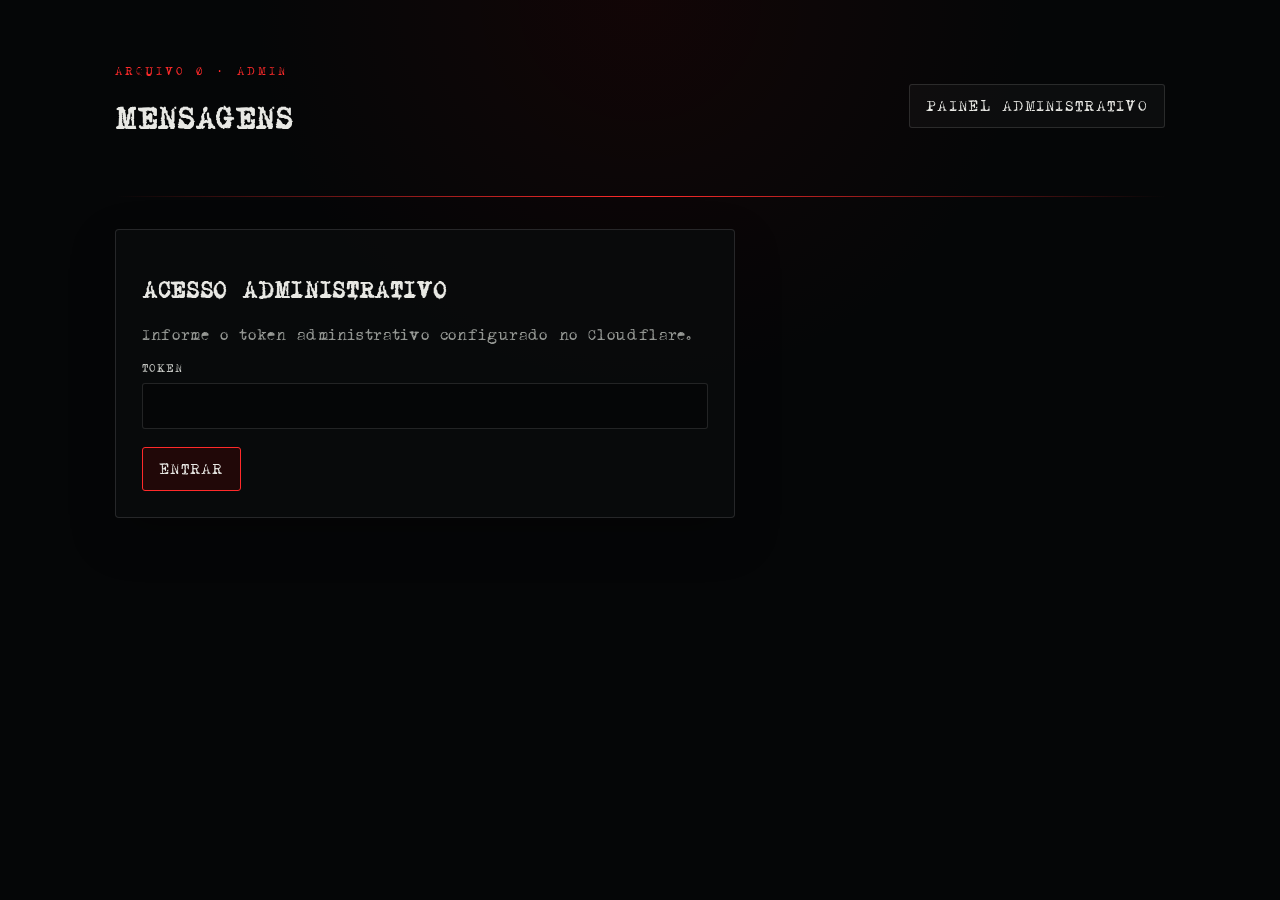
<file: admin/mensagens.html>
<!doctype html>
<html lang="pt-BR">

<head>
    <meta charset="utf-8">
    <meta name="viewport" content="width=device-width,initial-scale=1">
    <title>ARQUIVO Ø | Mensagens</title>
    <link rel="stylesheet" href="admin.css">

    <link rel="icon" type="image/png" href="../assets/favicon2.png">
</head>

<body>
    <main class="wrap">
        <div class="top">
            <div>
                <p class="eyebrow">ARQUIVO Ø · ADMIN</p>
                <h1>MENSAGENS</h1>
            </div><a class="btn" href="index.html">PAINEL ADMINISTRATIVO</a>
        </div>
        
        <div class="red-line"></div>

        <section id="authGate" class="panel auth">
            <h2>ACESSO ADMINISTRATIVO</h2>
            <p class="muted">Informe o token administrativo configurado no Cloudflare.</p>
            <form id="authForm">
                <div class="field"><label>TOKEN</label><input id="adminToken" type="password"
                        autocomplete="current-password" required></div><button class="btn primary">ENTRAR</button>
            </form>
        </section>
        <section id="adminApp" class="hidden">
            <div class="actions"><button id="logoutBtn" class="btn">SAIR</button><button id="reloadBtn"
                    class="btn">ATUALIZAR</button></div>
            <p id="status" class="status"></p>
            <div id="lista"></div>
        </section>
    </main>
    <script src="admin.js"></script>
    <script src="mensagens.js"></script>
</body>

</html>
</file>
<file: admin/admin.css>
@font-face {
    font-family: "DK P.I.";
    src: url("../assets/fonts/DK P_I_.ttf") format("truetype");
    font-weight: 400;
    font-style: normal;
}

:root {
    --bg: #050607;
    --panel: #0b0d0e;
    --text: #e8e8e4;
    --muted: #969995;
    --red: #ff2a2a;
    --line: rgba(255, 255, 255, .12)
}

* {
    box-sizing: border-box
}

html {
    background: var(--bg)
}

body {
    margin: 0;
    min-height: 100vh;
    background: radial-gradient(circle at 50% 0, rgba(110, 0, 0, .12), transparent 35%), #050607;
    color: var(--text);
    font-family: "DK P.I.", "Courier New", monospace;
    letter-spacing: .04em
}

a {
    color: inherit
}

.wrap {
    width: min(1050px, 92vw);
    margin: auto;
    padding: 52px 0 70px
}

.top {
    display: flex;
    align-items: center;
    justify-content: space-between;
    gap: 20px;
    margin-bottom: 36px
}

.brand {
    font-size: clamp(2.2rem, 6vw, 5rem);
    margin: 0;
    letter-spacing: .1em
}

.eyebrow {
    color: var(--red);
    font-size: .75rem;
    letter-spacing: .25em
}

.muted {
    color: var(--muted)
}

.red-line {
    height: 1px;
    background: linear-gradient(to right, transparent, var(--red), transparent);
    margin: 22px 0 32px
}

.grid {
    display: grid;
    grid-template-columns: repeat(3, 1fr);
    gap: 18px
}

.card,
.panel {
    border: 1px solid var(--line);
    background: rgba(10, 12, 13, .82);
    box-shadow: 0 18px 45px rgba(0, 0, 0, .25);
    border-radius: 4px
}

.card {
    display: block;
    padding: 30px 24px;
    text-decoration: none;
    min-height: 170px;
    transition: .18s ease
}

.card:hover {
    transform: translateY(-3px);
    border-color: rgba(255, 42, 42, .7);
    box-shadow: 0 0 28px rgba(255, 0, 0, .10)
}

.card h2 {
    margin: 0 0 12px;
    font-size: 1.4rem
}

.card p {
    color: var(--muted);
    line-height: 1.6
}

.panel {
    padding: 26px;
    margin-top: 22px
}

.actions {
    display: flex;
    gap: 10px;
    flex-wrap: wrap
}

.btn {
    display: inline-flex;
    align-items: center;
    justify-content: center;
    min-height: 44px;
    padding: 10px 16px;
    border: 1px solid var(--line);
    border-radius: 3px;
    background: rgba(255, 255, 255, .03);
    color: var(--text);
    font: inherit;
    letter-spacing: .08em;
    text-decoration: none;
    cursor: pointer
}

.btn.primary {
    border-color: var(--red);
    background: rgba(110, 0, 0, .25)
}

.btn.danger {
    border-color: #a52b2b
}

.btn:hover {
    border-color: var(--red)
}

.field {
    margin: 0 0 18px
}

.field label {
    display: block;
    margin-bottom: 7px;
    color: #c8cac6;
    font-size: .78rem;
    letter-spacing: .12em
}

.field input,
.field textarea,
.field select {
    width: 100%;
    padding: 12px 13px;
    border: 1px solid var(--line);
    border-radius: 3px;
    background: #050607;
    color: var(--text);
    font: inherit
}

.field textarea {
    min-height: 120px;
    resize: vertical
}

.row {
    display: grid;
    grid-template-columns: 1fr 1fr;
    gap: 16px
}

.status {
    min-height: 24px;
    color: var(--muted);
    margin-top: 14px
}

.status.ok {
    color: #b7d6b7
}

.status.err {
    color: #ff8b8b
}

.table-wrap {
    overflow: auto
}

.table {
    width: 100%;
    border-collapse: collapse;
    min-width: 760px
}

.table th,
.table td {
    padding: 12px 10px;
    border-bottom: 1px solid var(--line);
    text-align: left;
    vertical-align: top
}

.table th {
    color: #c7c9c5;
    font-size: .72rem;
    letter-spacing: .12em
}

.table td {
    color: #b7b9b5
}

.logo-preview {
    width: 100px;
    height: 65px;
    object-fit: contain;
    background: #020303;
    border: 1px solid var(--line);
    padding: 5px
}

.pill {
    display: inline-block;
    padding: 4px 8px;
    border: 1px solid var(--line);
    border-radius: 999px;
    font-size: .68rem
}

.stat-number {
    font-size: clamp(2.2rem, 6vw, 4.5rem);
    margin: .2em 0
}

.auth {
    max-width: 620px
}

.hidden {
    display: none !important
}

.check {
    display: flex;
    align-items: center;
    gap: 10px
}

.check input {
    width: auto
}

.message {
    white-space: pre-wrap;
    line-height: 1.55
}

.small {
    font-size: .75rem
}

.footer {
    margin-top: 42px;
    color: #6f726e;
    text-align: center;
    font-size: .72rem
}

@media(max-width:760px) {
    .wrap {
        padding-top: 28px
    }

    .top {
        align-items: flex-start;
        flex-direction: column
    }

    .grid,
    .row {
        grid-template-columns: 1fr
    }

    .card {
        min-height: auto
    }

    .panel {
        padding: 18px
    }

    .brand {
        font-size: 3rem
    }

    .btn {
        width: 100%
    }
}
</file>
<file: style.css>
/* =========================================================
   ELEGANT TYPEWRITER
   Coloque os quatro arquivos .ttf em assets/fonts/
   ========================================================= */

@font-face {
  /*font-family: "DK P.I.";*/
  /*src: url("assets/fonts/DK P_I_.ttf") format("truetype");*/
  font-family: "Elegant Typewriter", "Courier New", monospace;
  src: url("assets/fonts/ELEGANT TYPEWRITER Light.ttf") format("truetype");
  font-style: normal;
  font-weight: 300;
  font-display: swap;
}

@font-face {
  font-family: "DK P.I.";
  src: url("assets/fonts/DK P_I_.ttf") format("truetype");
  font-style: normal;
  font-weight: 400;
  font-display: swap;
}

@font-face {
  font-family: "DK P.I.";
  src: url("assets/fonts/DK P_I_.ttf") format("truetype");
  font-style: normal;
  font-weight: 700;
  font-display: swap;
}

@font-face {
  font-family: "DK P.I.";
  src: url("assets/fonts/DK P_I_.ttf") format("truetype");
  font-style: italic;
  font-weight: 400;
  font-display: swap;
}

:root {
  --bg: #050607;
  --text: #e8e8e4;
  --muted: #a8aaa7;
  --red: #c51f24;
  --red2: #ff2a2a;
}

* {
  box-sizing: border-box
}

html {
  scroll-behavior: smooth;
  background: var(--bg);
}

body {
  margin: 0;
  min-height: 100%;
  background:
    linear-gradient(to bottom, rgba(0, 0, 0, .22), rgba(0, 0, 0, .12) 55%, rgba(0, 0, 0, .58)),
    url("assets/arquivozero-bg.png") center center / cover fixed no-repeat,
    var(--bg);
  color: var(--text);
  font-family: "DK P.I.", "Courier New", monospace;
  letter-spacing: .08em;
}

a {
  color: inherit
}

.background {
  display: none;
}

.shade {
  position: fixed;
  inset: 0;
  z-index: -4;
  pointer-events: none;
  background:
    linear-gradient(to bottom, rgba(0, 0, 0, .32), rgba(0, 0, 0, .08) 36%, rgba(0, 0, 0, .32) 74%, rgba(0, 0, 0, .82)),
    radial-gradient(circle at 50% 45%, transparent 0 24%, rgba(0, 0, 0, .12) 48%, rgba(0, 0, 0, .72) 100%);
}

.scanlines {
  position: fixed;
  inset: 0;
  z-index: 30;
  pointer-events: none;
  opacity: .10;
  background: repeating-linear-gradient(to bottom,
      transparent 0,
      transparent 2px,
      rgba(255, 255, 255, .05) 3px,
      transparent 4px);
  mix-blend-mode: soft-light;
}

.grain {
  position: fixed;
  inset: -30%;
  z-index: 31;
  pointer-events: none;
  opacity: .045;
  background-image:
    radial-gradient(circle, #fff 0 1px, transparent 1.1px),
    radial-gradient(circle, #fff 0 .7px, transparent .8px);
  background-size: 7px 7px, 11px 11px;
  animation: grain .25s steps(2) infinite;
}

.site-header {
  position: fixed;
  top: 0;
  left: 0;
  right: 0;
  z-index: 40;
  display: flex;
  align-items: center;
  justify-content: space-between;
  padding: 28px 34px;
  background: linear-gradient(to bottom, rgba(0, 0, 0, .58), transparent);
}

.brand {
  text-decoration: none;
  font-family: "DK P.I.", "Courier New", monospace;
  font-size: 1rem;
  letter-spacing: .35em;
  font-weight: 500;
}

.nav {
  display: flex;
  gap: 42px;
}

.nav a {
  position: relative;
  color: #c8c9c5;
  text-decoration: none;
  font-size: .82rem;
  letter-spacing: .26em;
}

.nav a::after {
  content: "";
  position: absolute;
  left: 0;
  bottom: -8px;
  width: 0;
  height: 1px;
  background: var(--red2);
  transition: width .2s ease;
}

.nav a:hover::after,
.nav a:focus-visible::after {
  width: 100%
}

.menu-toggle {
  display: none;
  background: none;
  border: 0;
  padding: 8px;
}

.menu-toggle span {
  display: block;
  width: 25px;
  height: 1px;
  margin: 6px 0;
  background: #ddd;
}

.hero {
  position: relative;
  min-height: 100svh;
  display: flex;
  align-items: center;
  justify-content: center;
  padding: 125px 24px 280px;
}

.hero-content {
  width: min(960px, 95vw);
  margin-top: 4vh;
  text-align: center;
  animation: appear 1.2s ease both;
}

.kicker {
  margin: 0 0 18px;
  color: #a5a8a4;
  font-size: .76rem;
  letter-spacing: .34em;
}

.title {
  position: relative;
  margin: 0;
  font-family: "DK P.I.", "Courier New", monospace;
  font-size: clamp(4.5rem, 8vw, 9.5rem);
  font-weight: 700;
  line-height: .92;
  letter-spacing: .13em;
  transform: scaleX(.86);
  text-shadow:
    0 3px 2px rgba(0, 0, 0, .85),
    0 0 20px rgba(255, 255, 255, .09);
  filter: contrast(1.1);
}

.title::before,
.title::after {
  content: attr(data-text);
  position: absolute;
  inset: 0;
  opacity: 0;
  pointer-events: none;
}

.title::before {
  color: #d8d8d5;
  transform: translateX(-3px);
  animation: glitch1 9s infinite;
}

.title::after {
  color: #bfc0bc;
  transform: translateX(3px);
  animation: glitch2 9s infinite;
}

/* .red-line {
  width: 190px;
  height: 1px;
  margin: 30px auto 20px;
  background: linear-gradient(to right, transparent, var(--red), transparent);
  box-shadow: 0 0 12px rgba(255, 0, 0, .28);
} */
.red-line {
    height: 1px;
    background: linear-gradient(to right, transparent, var(--red), transparent);
    margin: 22px 0 32px
}

.subtitle {
  margin: 0 auto 44px;
  color: #b7b9b5;
  font-family: "DK P.I.", "Courier New", monospace;
  font-size: clamp(.9rem, 2vw, 1.35rem);
  font-weight: 300;
  line-height: 1.6;
  letter-spacing: .33em;
}

/*---------------------------------------------*/
/*ADICIONADO EM 17/09/2026 --------------------*/
/*DIÁRIO DE DESENVOLVIMENTO -------------------*/
/*---------------------------------------------*/
.aviso-entidades {
  margin-top: 30px;
  padding: 15px 20px;
  border-left: 3px solid rgb(250, 218, 38);
  color: rgb(250, 218, 38);
}

.aviso-entidades p {
  margin: 5px 0;
}

/*---------------------------------------------*/
/* ADICIONADO POR HILEL: 30/09/2026 -----------*/
/*---------------------------------------------*/
.aviso {
  margin: 2;
  color: #b2b4b0;
  /* font-size: .96rem; */
  font-size: .80rem;
  letter-spacing: .20em;
}

.imagem-inclinada {
  width: 400px;
  height: 500px;

  transform: rotate(-30deg);
  transform-origin: center center center;
  display: block;

  opacity: 0.35;
  filter: grayscale(100%);

  position: absolute;
  z-index: 0;
}

.diario-conteudo {
  position: relative;
}

.diario-texto {
  position: relative;
  z-index: 1;
}

/*---------------------------------------------*/

.support {
  display: inline-flex;
  align-items: center;
  justify-content: center;
  gap: 22px;
  min-width: min(460px, 92vw);
  min-height: 76px;
  padding: 17px 30px;
  border: 1px solid var(--red2);
  border-radius: 4px;
  background: rgba(20, 0, 0, .32);
  box-shadow:
    inset 0 0 24px rgba(145, 0, 0, .12),
    0 0 14px rgba(255, 0, 0, .12);
  text-decoration: none;
  font-family: "DK P.I.", "Courier New", monospace;
  font-size: 1.15rem;
  letter-spacing: .26em;
  transition: .2s ease;
  backdrop-filter: blur(2px);
}

.support:hover,
.support:focus-visible {
  background: rgba(125, 0, 0, .32);
  box-shadow:
    inset 0 0 28px rgba(255, 0, 0, .2),
    0 0 26px rgba(255, 0, 0, .24);
  transform: translateY(-2px);
}

.heart {
  color: var(--red2);
  font-size: 1.6rem;
  filter: drop-shadow(0 0 7px rgba(255, 0, 0, .45));
}

.support-message {
  margin: 12px 0 0;
  min-height: 18px;
  color: #969793;
  font-size: .74rem;
  letter-spacing: .16em;
  opacity: 0;
  transition: opacity .25s ease;
}

.support-message.visible {
  opacity: 1
}

.bottom-info {
  position: absolute;
  left: 0;
  right: 0;
  bottom: 26px;
  text-align: center;
}

.developed {
  margin: 0 0 5px;
  color: #90928e;
  font-size: .98rem;
  letter-spacing: .24em;
}

.studio-mark {
  width: 47px;
  height: 47px;
  margin: 0 auto 4px;
  display: grid;
  place-items: center;
  color: #b8bab6;
  font-family: "DK P.I.", "Courier New", monospace;
  font-size: 2.25rem;
  font-weight: 500;
  transform: skewY(-12deg);
  opacity: .9;
}

.studio-name {
  margin: 0;
  color: #b2b4b0;
  font-size: .96rem;
  letter-spacing: .35em;
}

.small-line {
  width: 90px;
  height: 1px;
  margin: 18px auto 13px;
  background: linear-gradient(to right, transparent, var(--red), transparent);
}

.email {
  display: inline-block;
  color: #a0a29e;
  text-decoration: none;
  font-size: .95rem;
  letter-spacing: .12em;
}

.email:hover {
  color: #ddd
}

.scroll {
  display: block;
  width: 40px;
  margin: 10px auto 0;
  color: #a9aaa6;
  text-decoration: none;
  font-size: 2rem;
  line-height: 1;
  animation: float 2.2s ease-in-out infinite;
}

.panel {
  position: relative;
  min-height: 75vh;
  display: grid;
  place-items: center;
  padding: 90px 24px;
  background:
    linear-gradient(rgba(4, 5, 6, .88), rgba(4, 5, 6, .94));
  border-top: 1px solid rgba(255, 255, 255, .06);
}

.panel-inner {
  width: min(760px, 92vw);
  text-align: left;
}

.section-label {
  color: var(--red2);
  font-size: .72rem;
  letter-spacing: .28em;
}

.panel h2 {
  margin: .5rem 0 1rem;
  font-family: "DK P.I.", "Courier New", monospace;
  font-size: clamp(2rem, 4vw, 4.2rem);
  font-weight: 400;
  letter-spacing: .08em;
}

/* .panel p:last-child { */
.panel-inner>p:not(.section-label) {
  color: #b4b5b1;
  /* font-family:Arial,sans-serif; */
  /*src: url("assets/fonts/ELEGANT TYPEWRITER Light.ttf") format("truetype");*/
  /* font-family:"Elegant Typewriter","Courier New",monospace; */
  font-family: "DK P.I.", "Courier New", monospace;
  font-size: clamp(1rem, 2vw, 1.15rem);
  line-height: 1.8;
  letter-spacing: .02em;
}

/*---------------------------------------------*/
/*ADICIONADO EM 17/09/2026 --------------------*/
/*DIÁRIO DE DESENVOLVIMENTO -------------------*/
/*FUNÇÃO: -------------------------------------*/
/*   A FONTE NÃO DEVE SER ALTERADA ------------*/
/*---------------------------------------------*/
.diario-texto p {
  color: #b4b5b1;
  font-family: "DK P.I.", "Courier New", monospace;
  font-size: clamp(1rem, 2vw, 1.15rem);
  font-weight: 400;
  line-height: 1.8;
  letter-spacing: .02em;
}

/*---------------------------------------------*/

.footer {
  display: flex;
  justify-content: space-between;
  gap: 20px;
  padding: 22px 28px;
  color: #777a76;
  background: #020303;
  font-size: .68rem;
  letter-spacing: .12em;
}

@keyframes appear {
  from {
    opacity: 0;
    transform: translateY(12px);
    filter: blur(3px)
  }

  to {
    opacity: 1;
    transform: none;
    filter: none
  }
}

@keyframes float {

  0%,
  100% {
    transform: translateY(0)
  }

  50% {
    transform: translateY(6px)
  }
}

@keyframes grain {
  0% {
    transform: translate(0, 0)
  }

  25% {
    transform: translate(2%, -1%)
  }

  50% {
    transform: translate(-1%, 2%)
  }

  75% {
    transform: translate(1%, 1%)
  }

  100% {
    transform: translate(0, 0)
  }
}

@keyframes glitch1 {

  0%,
  93%,
  95%,
  100% {
    opacity: 0;
    clip-path: inset(0)
  }

  93.4% {
    opacity: .2;
    clip-path: inset(18% 0 62% 0)
  }

  94.1% {
    opacity: .12;
    clip-path: inset(72% 0 9% 0)
  }
}

@keyframes glitch2 {

  0%,
  96%,
  98%,
  100% {
    opacity: 0;
    clip-path: inset(0)
  }

  96.5% {
    opacity: .16;
    clip-path: inset(45% 0 33% 0)
  }

  97.2% {
    opacity: .1;
    clip-path: inset(7% 0 78% 0)
  }
}

@media (max-width:760px) {
  .site-header {
    padding: 20px 18px;
  }

  .brand {
    font-size: .86rem;
    letter-spacing: .22em;
  }

  .menu-toggle {
    display: block
  }

  .nav {
    position: absolute;
    top: 62px;
    right: 16px;
    display: none;
    width: 190px;
    flex-direction: column;
    gap: 0;
    padding: 8px 0;
    border: 1px solid rgba(255, 255, 255, .1);
    background: rgba(4, 5, 6, .93);
    backdrop-filter: blur(8px);
  }

  .nav.open {
    display: flex
  }

  .nav a {
    padding: 14px 18px;
  }

  .nav a::after {
    display: none
  }

  .hero {
    align-items: flex-start;
    padding-top: 25vh;
    padding-bottom: 240px;
  }

  .hero-content {
    margin-top: 0
  }

  .kicker {
    display: none
  }

  .title {
    font-size: clamp(3.4rem, 11vw, 6rem);
    letter-spacing: .07em;
  }

  .subtitle {
    letter-spacing: .2em;
    font-size: .86rem;
  }

  .support {
    min-height: 64px;
    gap: 14px;
    padding: 15px 18px;
    font-size: .93rem;
    letter-spacing: .18em;
  }

  .bottom-info {
    bottom: 22px
  }

  .studio-name {
    letter-spacing: .22em;
    font-size: .75rem
  }

  .footer {
    flex-direction: column;
    text-align: center
  }
}

@media (prefers-reduced-motion:reduce) {

  *,
  *::before,
  *::after {
    animation: none !important;
    scroll-behavior: auto !important;
    transition: none !important;
  }
}


/* Tipografia ARQUIVO Ø */
.title,
.support,
.panel h2,
.brand {
  font-family: "DK P.I.", "Courier New", monospace;
  font-weight: 700;
}

.nav,
.subtitle,
.studio-name,
.email,
.footer {
  font-family: "DK P.I.", "Courier New", monospace;
  font-weight: 400;
}

.kicker,
.developed,
.section-label {
  font-family: "DK P.I.", "Courier New", monospace;
  font-weight: 300;
}

/* Classe pronta para relatos, anotações ou diário */
.typewriter-italic {
  font-family: "DK P.I.", "Courier New", monospace;
  font-style: italic;
  font-weight: 400;
}

/* Deixando as imagens bonitas na div relatos, anotações ou diário */
.diario-img {
  display: block;
  width: 100%;
  max-width: 560px;
  height: auto;

  margin: 25px 0 30px;

  border: 1px solid rgba(255, 255, 255, 0.12);
  border-radius: 3px;
}

/* CONTADOR DE ACESSOS */
.access-counter {
  display: inline-flex;
  align-items: baseline;
  justify-content: center;
  gap: .55rem;
  color: #777a76;
  font-family: "DK P.I.", "Courier New", monospace;
  letter-spacing: .12em;
  white-space: nowrap;
}

.access-counter strong {
  color: #b7b9b5;
  font-size: .82rem;
  font-weight: 400;
  letter-spacing: .15em;
}

@media(max-width:760px) {
  .access-counter {
    width: 100%;
    white-space: normal
  }
}


/* FORMULÁRIO DE FEEDBACK */
.feedback-form {
  margin-top: 34px;
  padding: 28px;
  border: 1px solid rgba(255, 255, 255, .10);
  border-radius: 4px;
  background: rgba(0, 0, 0, .28);
  box-shadow: 0 18px 45px rgba(0, 0, 0, .22)
}

.feedback-field {
  margin-bottom: 22px
}

.feedback-field label {
  display: block;
  margin-bottom: 9px;
  color: #c7c9c5;
  font-family: "DK P.I.", "Courier New", monospace;
  font-size: .76rem;
  letter-spacing: .18em
}

.feedback-field label span {
  color: #777a76;
  font-size: .66rem
}

.feedback-field input,
.feedback-field select,
.feedback-field textarea {
  width: 100%;
  border: 1px solid rgba(255, 255, 255, .16);
  border-radius: 3px;
  background: rgba(3, 4, 5, .76);
  color: #e8e8e4;
  font-family: "DK P.I.", "Courier New", monospace;
  font-size: .95rem;
  letter-spacing: .04em;
  outline: none;
  transition: .18s ease
}

.feedback-field input,
.feedback-field select {
  min-height: 52px;
  padding: 0 15px
}

.feedback-field textarea {
  min-height: 170px;
  padding: 15px;
  resize: vertical;
  line-height: 1.6
}

.feedback-field input:focus,
.feedback-field select:focus,
.feedback-field textarea:focus {
  border-color: var(--red2);
  box-shadow: 0 0 0 2px rgba(255, 42, 42, .08)
}

.feedback-field input::placeholder,
.feedback-field textarea::placeholder {
  color: #696b68
}

.feedback-field small {
  display: block;
  margin-top: 7px;
  color: #70726f;
  text-align: right;
  font-size: .66rem;
  letter-spacing: .08em
}

.feedback-actions {
  display: flex;
  justify-content: flex-end;
  gap: 12px;
  margin-top: 8px
}

.feedback-button {
  min-width: 150px;
  min-height: 52px;
  padding: 12px 20px;
  border-radius: 3px;
  font-family: "DK P.I.", "Courier New", monospace;
  font-size: .82rem;
  font-weight: 700;
  letter-spacing: .16em;
  cursor: pointer;
  transition: .18s ease
}

.feedback-button.secondary {
  border: 1px solid rgba(255, 255, 255, .20);
  background: rgba(255, 255, 255, .03);
  color: #b8bab6
}

.feedback-button.primary {
  border: 1px solid var(--red2);
  background: rgba(90, 0, 0, .28);
  color: #fff
}

.feedback-button:hover,
.feedback-button:focus-visible {
  transform: translateY(-1px);
  outline: none
}

.feedback-button.primary:hover {
  background: rgba(140, 0, 0, .34);
  box-shadow: 0 0 22px rgba(255, 0, 0, .13)
}

.feedback-button:disabled {
  opacity: .55;
  cursor: wait;
  transform: none
}

.feedback-status {
  min-height: 24px;
  margin: 18px 0 0 !important;
  text-align: center;
  font-size: .78rem !important
}

.feedback-status.success {
  color: #b9d5bb
}

.feedback-status.error {
  color: #ff8b8b
}

.feedback-direct {
  margin-top: 28px;
  padding-top: 24px;
  border-top: 1px solid rgba(255, 255, 255, .08)
}

.feedback-direct p {
  margin: 0 0 10px;
  color: #8e908c;
  font-size: .98rem;
  letter-spacing: .08em
}

.feedback-credits {
  margin-top: 38px;
  /* text-align: center; */
}

/* ADICIONADO POR HILEL: 30/09/2026 */
.diario-link {
    text-align: center;
}

@media(max-width:620px) {
  .feedback-form {
    padding: 20px 16px
  }

  .feedback-actions {
    flex-direction: column-reverse
  }

  .feedback-button {
    width: 100%
  }
}


/* =========================================================
   AUTORIZAÇÃO DE PUBLICAÇÃO + REGISTROS DA COMUNIDADE Ø
   ========================================================= */

.feedback-consent {
  display: flex;
  align-items: flex-start;
  gap: 12px;
  margin: 8px 0 24px;
  color: #9ea09c;
  font-family: "DK P.I.", "Courier New", monospace;
  font-size: .94rem;
  line-height: 1.6;
  letter-spacing: .05em;
  cursor: pointer;
}

.feedback-consent input {
  width: 18px;
  height: 18px;
  margin: 2px 0 0;
  flex: 0 0 auto;
  accent-color: var(--red2);
}

.community-panel {
  min-height: 60vh;
}

.community-intro {
  margin-bottom: 30px !important;
}

.community-records {
  display: grid;
  gap: 18px;
  margin-top: 26px;
}

.community-card {
  position: relative;
  padding: 24px;
  border: 1px solid rgba(255, 255, 255, .10);
  border-left: 2px solid rgba(255, 42, 42, .48);
  border-radius: 3px;
  background: rgba(0, 0, 0, .26);
  box-shadow: 0 15px 35px rgba(0, 0, 0, .18);
}

.community-card.featured {
  border-color: rgba(255, 42, 42, .38);
  box-shadow: 0 15px 40px rgba(80, 0, 0, .16);
}

.community-meta {
  display: flex;
  justify-content: space-between;
  gap: 18px;
  margin-bottom: 18px;
  color: #777a76;
  font-family: "DK P.I.", "Courier New", monospace;
  font-size: .67rem;
  letter-spacing: .15em;
}

.community-card blockquote {
  margin: 0;
  color: #c9cbc7;
  font-family: "DK P.I.", "Courier New", monospace;
  font-size: clamp(.95rem, 2vw, 1.08rem);
  line-height: 1.75;
  letter-spacing: .025em;
}

.community-author {
  margin: 18px 0 0 !important;
  color: #999b97 !important;
  font-size: .82rem !important;
  text-align: right;
}

.community-featured {
  display: inline-block;
  margin-top: 14px;
  color: var(--red2);
  font-size: .62rem;
  letter-spacing: .18em;
}

.community-loading,
.community-empty {
  padding: 22px;
  border: 1px dashed rgba(255, 255, 255, .10);
  color: #777a76 !important;
  text-align: center;
  font-size: .72rem !important;
  letter-spacing: .13em !important;
}

@media(max-width:620px) {
  .community-meta {
    flex-direction: column;
    gap: 5px;
  }

  .community-card {
    padding: 20px 17px;
  }
}
/* =========================================================
   MANTENEDORES / PARTNERS
   ========================================================= */
.maintainer-tier{margin-top:38px}.maintainer-tier h3{margin:0 0 24px;color:#d4d5d1;font-size:1rem;letter-spacing:.22em;text-align:center}.maintainer-logos{display:flex;flex-wrap:wrap;justify-content:center;align-items:center;gap:34px}.maintainer-logos img{display:block;width:auto;max-width:190px;height:90px;object-fit:contain;filter:grayscale(15%);opacity:.92;transition:.2s ease}.maintainer-logos img:hover{filter:none;opacity:1;transform:translateY(-2px)}.maintainers-thanks{text-align:center!important;color:#c6c8c4!important}@media(max-width:760px){.maintainer-logos{gap:24px}.maintainer-logos img{max-width:145px;height:72px}}
</file>
<file: apoio.css>
/* =========================================================
   ARQUIVO Ø — Página de apoio
   ========================================================= */

.support-page {
  min-height: 100vh;
}

.support-page .shade {
  background:
    linear-gradient(to bottom, rgba(0,0,0,.54), rgba(0,0,0,.28) 45%, rgba(0,0,0,.76)),
    radial-gradient(circle at 50% 40%, rgba(0,0,0,.08), rgba(0,0,0,.86) 82%);
}

.support-nav a {
  color: #c8c9c5;
  text-decoration: none;
  font-size: .78rem;
  letter-spacing: .24em;
}

.support-nav a:hover,
.support-nav a:focus-visible {
  color: #fff;
}

.support-main {
  min-height: calc(100vh - 64px);
  display: grid;
  place-items: center;
  padding: 120px 20px 72px;
}

.support-card {
  width: min(760px, 100%);
  padding: clamp(28px, 5vw, 54px);
  border: 1px solid rgba(255,255,255,.12);
  background: rgba(4,5,6,.72);
  backdrop-filter: blur(7px);
  box-shadow: 0 22px 70px rgba(0,0,0,.45);
}

.support-card h1 {
  margin: .45rem 0 1rem;
  font-family: "DK P.I.", "Courier New", monospace;
  font-weight: 700;
  font-size: clamp(2rem, 6vw, 4.4rem);
  line-height: 1.06;
  letter-spacing: .055em;
}

.support-intro {
  max-width: 660px;
  color: #bbbdb9;
  font-size: clamp(.92rem, 2vw, 1.06rem);
  line-height: 1.85;
  letter-spacing: .04em;
}

.support-divider {
  width: 100%;
  height: 1px;
  margin: 30px 0;
  background: linear-gradient(to right, transparent, rgba(197,31,36,.82), transparent);
}

.amount-fieldset {
  margin: 0;
  padding: 0;
  border: 0;
}

.amount-fieldset legend {
  margin-bottom: 18px;
  color: #d1d2ce;
  font-size: .8rem;
  letter-spacing: .22em;
}

.amount-grid {
  display: grid;
  grid-template-columns: repeat(3, 1fr);
  gap: 12px;
}

.amount-button {
  min-height: 58px;
  border: 1px solid rgba(255,255,255,.18);
  border-radius: 3px;
  background: rgba(0,0,0,.34);
  color: #e7e7e2;
  font-family: "DK P.I.", "Courier New", monospace;
  font-size: .98rem;
  font-weight: 700;
  letter-spacing: .12em;
  cursor: pointer;
  transition: .18s ease;
}

.amount-button:hover,
.amount-button:focus-visible {
  border-color: #c51f24;
  background: rgba(91,0,0,.20);
  outline: none;
}

.amount-button.selected {
  border-color: #ff2a2a;
  background: rgba(135,0,0,.29);
  box-shadow: inset 0 0 20px rgba(255,0,0,.08);
}

.custom-amount {
  margin-top: 18px;
}

.custom-amount label {
  display: block;
  margin-bottom: 9px;
  color: #aaa;
  font-size: .72rem;
  letter-spacing: .18em;
}

.custom-amount input {
  width: 100%;
  min-height: 52px;
  padding: 11px 14px;
  border: 1px solid rgba(255,255,255,.18);
  border-radius: 3px;
  outline: none;
  background: rgba(0,0,0,.48);
  color: #fff;
  font: inherit;
}

.custom-amount input:focus {
  border-color: #c51f24;
}

.support-summary {
  display: flex;
  align-items: center;
  justify-content: space-between;
  gap: 16px;
  margin: 30px 0 14px;
  padding: 18px 0;
  border-top: 1px solid rgba(255,255,255,.08);
  border-bottom: 1px solid rgba(255,255,255,.08);
}

.support-summary span {
  color: #8f918e;
  font-size: .72rem;
  letter-spacing: .22em;
}

.support-summary strong {
  color: #f3f3ee;
  font-size: 1.18rem;
  letter-spacing: .09em;
}

.paypal-button {
  width: 100%;
  min-height: 66px;
  border: 1px solid #ff2a2a;
  border-radius: 3px;
  background: rgba(77,0,0,.34);
  color: #fff;
  font-family: "DK P.I.", "Courier New", monospace;
  font-size: 1rem;
  font-weight: 700;
  letter-spacing: .18em;
  cursor: pointer;
  transition: .18s ease;
}

.paypal-button:not(:disabled):hover,
.paypal-button:not(:disabled):focus-visible {
  background: rgba(137,0,0,.38);
  box-shadow: 0 0 22px rgba(255,0,0,.16);
  transform: translateY(-1px);
  outline: none;
}

.paypal-button:disabled {
  cursor: not-allowed;
  opacity: .38;
  border-color: rgba(255,255,255,.18);
  background: rgba(0,0,0,.28);
}

.payment-status {
  min-height: 22px;
  margin: 12px 0 0;
  color: #d2a9a9;
  text-align: center;
  font-size: .76rem;
  letter-spacing: .08em;
}

.payment-note {
  margin: 22px 0 0;
  color: #8f918d;
  text-align: center;
  font-size: .76rem;
  line-height: 1.7;
  letter-spacing: .06em;
}

@media (max-width: 620px) {
  .support-main {
    padding-top: 96px;
  }

  .support-card {
    padding: 26px 18px 30px;
  }

  .support-card h1 {
    font-size: clamp(1.85rem, 10vw, 3rem);
  }

  .amount-grid {
    grid-template-columns: repeat(2, 1fr);
  }

  .support-summary {
    align-items: flex-start;
    flex-direction: column;
  }

  .paypal-button {
    min-height: 60px;
    font-size: .88rem;
    letter-spacing: .14em;
  }

  .support-nav a {
    font-size: .68rem;
    letter-spacing: .15em;
  }
}


.thanks-card {
  text-align: center;
}

.thanks-card .support-intro {
  margin-left: auto;
  margin-right: auto;
}

.thanks-card .support {
  min-width: min(360px, 100%);
}


/* Página de cancelamento */
.cancel-card { text-align: center; }

.cancel-card h1 {
  max-width: 650px;
  margin-left: auto;
  margin-right: auto;
}

.cancel-message {
  max-width: 650px;
  margin: 0 auto 18px;
  color: #b9bbb7;
  font-family:"Elegant Typewriter","Courier New",monospace;
  font-size: clamp(.94rem, 2vw, 1.08rem);
  line-height: 1.9;
  letter-spacing: .035em;
}

.reconsider-button {
  display: flex;
  align-items: center;
  justify-content: center;
  text-decoration: none;
}

.leave-link {
  display: inline-block;
  margin-top: 20px;
  color: #a0a29e;
  text-decoration: none;
  font-size: .78rem;
  letter-spacing: .10em;
  border-bottom: 1px solid transparent;
  transition: .18s ease;
}

.leave-link:hover,
.leave-link:focus-visible {
  color: #e5e5e1;
  border-bottom-color: rgba(255,255,255,.35);
}

.cancel-footnote {
  max-width: 560px;
  margin: 28px auto 0;
  color: #777a76;
  font-family:"Elegant Typewriter","Courier New",monospace;
  font-size: .72rem;
  line-height: 1.7;
  letter-spacing: .07em;
}

@media (max-width: 620px) {
  .cancel-message { text-align: left; }
  .leave-link { line-height: 1.5; }
}

.payment-method-title{margin:0 0 16px;color:#d1d2ce;font-size:.8rem;letter-spacing:.22em}
.payment-tabs{display:grid;grid-template-columns:repeat(2,1fr);gap:12px;margin-bottom:24px}
.payment-tab{min-height:56px;border:1px solid rgba(255,255,255,.18);border-radius:3px;background:rgba(0,0,0,.34);color:#e7e7e2;font-family:"DK P.I.","Courier New",monospace;font-size:.95rem;font-weight:700;letter-spacing:.16em;cursor:pointer;transition:.18s ease}
.payment-tab:hover,.payment-tab:focus-visible{border-color:#c51f24;background:rgba(91,0,0,.20);outline:none}
.payment-tab.selected{border-color:#ff2a2a;background:rgba(135,0,0,.29);box-shadow:inset 0 0 20px rgba(255,0,0,.08)}
.payment-panel[hidden]{display:none!important}
.pix-panel{text-align:center}
.pix-title{margin:4px 0 18px;color:#bfc1bd;font-size:.78rem;letter-spacing:.22em}
.pix-qr-frame{width:min(310px,82vw);margin:0 auto 18px;padding:14px;border:1px solid rgba(255,42,42,.68);border-radius:4px;background:#fff;box-shadow:0 0 24px rgba(255,0,0,.10),0 18px 45px rgba(0,0,0,.32)}
.pix-qrcode{display:block;width:100%;height:auto;background:#fff}
.pix-instruction{max-width:520px;margin:0 auto 18px;color:#a9aba7;font-family:"Elegant Typewriter","Courier New",monospace;font-size:.82rem;line-height:1.7;letter-spacing:.05em}
.pix-copy-button{width:min(420px,100%);min-height:60px;border:1px solid #ff2a2a;border-radius:3px;background:rgba(77,0,0,.34);color:#fff;font-family:"DK P.I.","Courier New",monospace;font-size:.95rem;font-weight:700;letter-spacing:.18em;cursor:pointer;transition:.18s ease}
.pix-copy-button:hover,.pix-copy-button:focus-visible{background:rgba(137,0,0,.38);box-shadow:0 0 22px rgba(255,0,0,.16);transform:translateY(-1px);outline:none}
.pix-status{min-height:22px;margin:12px 0 0;color:#b9bbb7;text-align:center;font-size:.74rem;letter-spacing:.06em}
@media(max-width:620px){.payment-tabs{gap:9px}.payment-tab{min-height:52px;font-size:.84rem}.pix-qr-frame{width:min(280px,88vw);padding:11px}.pix-copy-button{min-height:56px;font-size:.86rem}}
</file>
